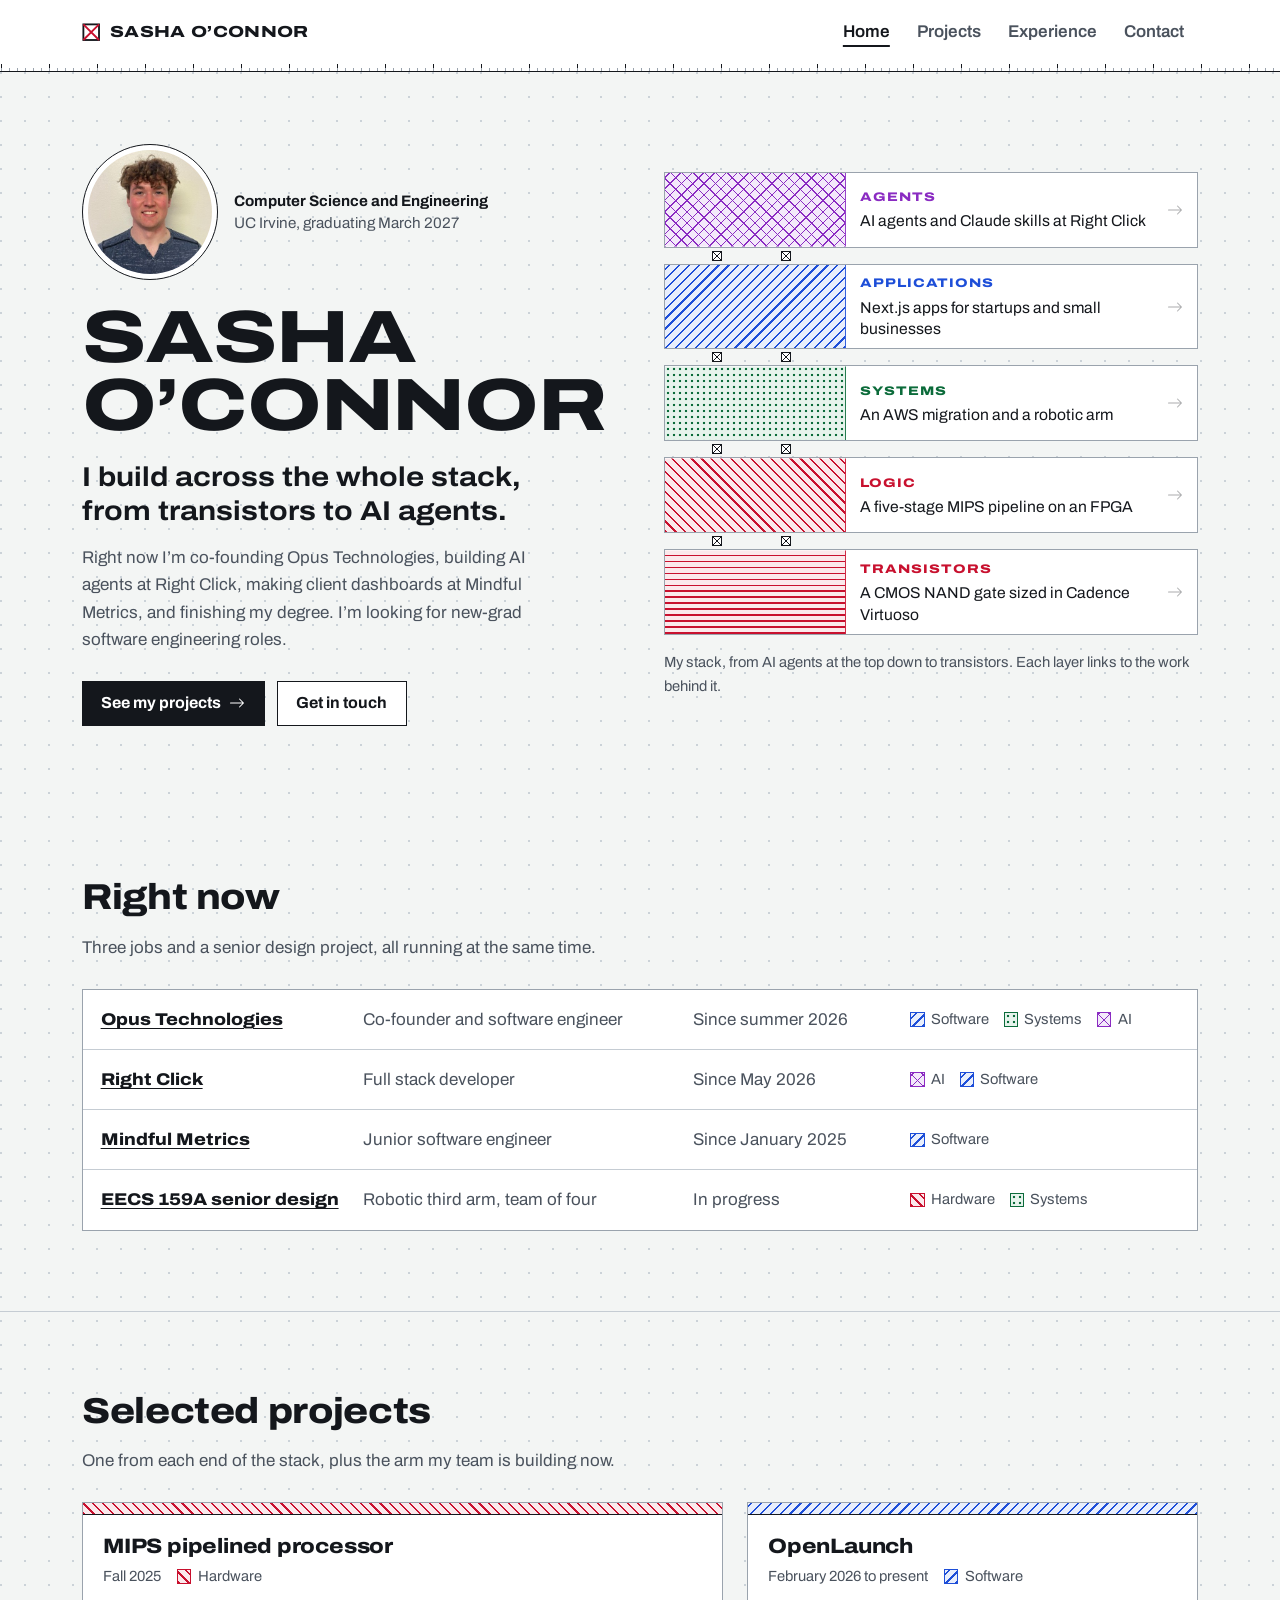
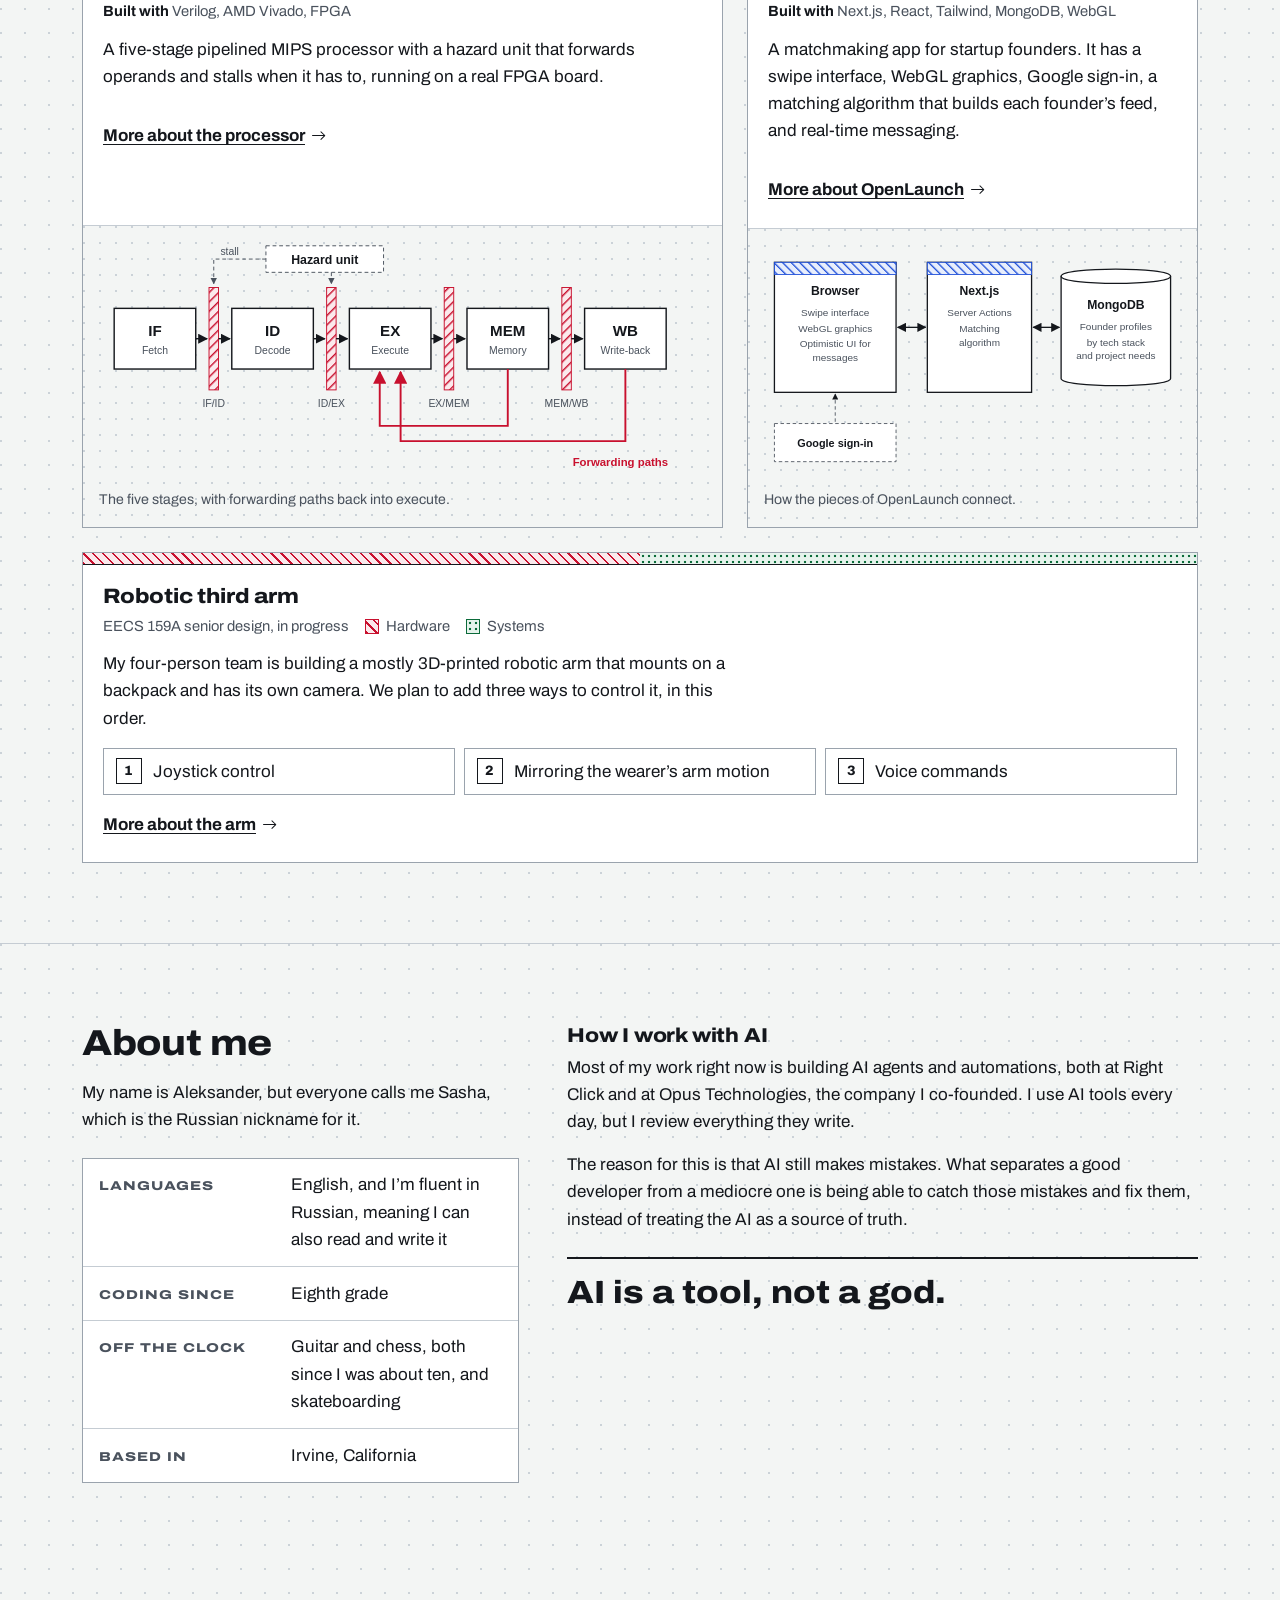
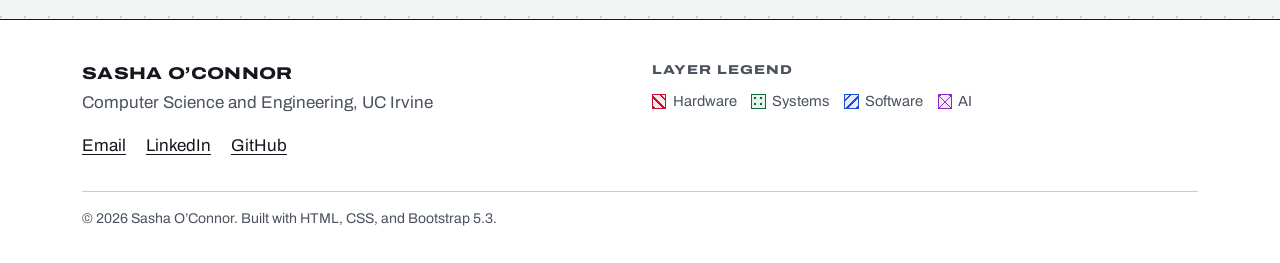
<file: index.html>
<!doctype html>
<html lang="en">

<!--
WRITTEN BY: Sasha O'Connor
EMAIL: aleksano@uci.edu
-->

<head>
  <meta charset="utf-8">
  <meta name="viewport" content="width=device-width, initial-scale=1">
  <meta name="author" content="Sasha O'Connor">
  <meta name="description" content="Sasha O'Connor is a Computer Science and Engineering student at UC Irvine who builds across the whole stack, from CMOS gates and a pipelined CPU to Next.js apps and AI agents.">
  <title>Sasha O'Connor | From transistors to AI agents</title>
  <link rel="icon" href="images/favicon.svg" type="image/svg+xml">
  <!-- Bootstrap 5.3.3 from the jsDelivr CDN. The integrity hash makes the
       browser refuse the file if it was changed on the server. -->
  <link rel="stylesheet" href="https://cdn.jsdelivr.net/npm/bootstrap@5.3.3/dist/css/bootstrap.min.css" integrity="sha384-QWTKZyjpPEjISv5WaRU9OFeRpok6YctnYmDr5pNlyT2bRjXh0JMhjY6hW+ALEwIH" crossorigin="anonymous">
  <!-- Archivo from Google Fonts (variable width and weight). The fallbacks
       are listed in css/style.css. -->
  <link rel="preconnect" href="https://fonts.googleapis.com">
  <link rel="preconnect" href="https://fonts.gstatic.com" crossorigin>
  <link rel="stylesheet" href="https://fonts.googleapis.com/css2?family=Archivo:wdth,wght@62..125,400..800&amp;display=swap">
  <!-- My styles load last so they override Bootstrap -->
  <link rel="stylesheet" href="css/style.css">
</head>

<body>
  <!--
  DESIGN NOTES
  Idea: Sasha's range from transistor to AI agent, drawn as one chip layer stack, instead of the usual dark developer hero with gradients and badge grids.
  Look: light plot paper with a dot grid, ink text, thin ruled cells, and a ruler under the header. The layer colors from chip layout tools are the only colors (red hardware, green systems, blue software, violet AI), used as hatched fills, plus via squares. Archivo with wide caps. Square corners everywhere except the round photo.
  Goal: a recruiter sees the range and the current paid work in one screen, then opens Projects (filtered by layer) or Contact.
  First screen: photo and name in wide caps on the left with the one-line pitch and two actions; the five-layer stack on the right; the Right now list follows.
  -->
  <a class="skip-link visually-hidden-focusable" href="#main">Skip to main content</a>

  <!-- Site header: Bootstrap navbar that collapses behind a menu button below the md breakpoint -->
  <header class="site-header sticky-top">
    <nav class="navbar navbar-expand-md" aria-label="Main">
      <div class="container">
        <a class="navbar-brand" href="index.html">
          <svg class="brand-via" viewBox="0 0 20 20" aria-hidden="true"><rect x="1.5" y="1.5" width="17" height="17" fill="#ffffff" stroke="#14171c" stroke-width="2"/><path d="M1.5 1.5 18.5 18.5 M18.5 1.5 1.5 18.5" stroke="#c8102e" stroke-width="2"/></svg>
          Sasha O’Connor
        </a>
        <button class="navbar-toggler" type="button" data-bs-toggle="collapse" data-bs-target="#site-nav" aria-controls="site-nav" aria-expanded="false" aria-label="Toggle navigation">
          <span class="navbar-toggler-icon"></span>
        </button>
        <div class="collapse navbar-collapse" id="site-nav">
          <ul class="navbar-nav ms-auto">
            <li class="nav-item"><a class="nav-link active" aria-current="page" href="index.html">Home</a></li>
            <li class="nav-item"><a class="nav-link" href="projects.html">Projects</a></li>
            <li class="nav-item"><a class="nav-link" href="experience.html">Experience</a></li>
            <li class="nav-item"><a class="nav-link" href="contact.html">Contact</a></li>
          </ul>
        </div>
      </div>
    </nav>
  </header>

  <main id="main" tabindex="-1">

    <!-- Hero: who I am on the left, the layer stack on the right (stacked on phones) -->
    <section class="hero" aria-labelledby="hero-title">
      <div class="container">
        <div class="row g-4 g-lg-5 align-items-center">
          <div class="col-lg-6">
            <div class="hero-id">
              <img class="headshot rounded-circle" src="images/headshot.jpg" width="347" height="347" alt="Portrait of Sasha O'Connor">
              <p class="hero-id-text"><strong>Computer Science and Engineering</strong> UC Irvine, graduating March 2027</p>
            </div>
            <h1 id="hero-title" class="display-name">Sasha O’Connor</h1>
            <p class="hero-lede">I build across the whole stack, from transistors to AI agents.</p>
            <p class="hero-meta">Right now I’m co-founding Opus Technologies, building AI agents at Right Click, making client dashboards at Mindful Metrics, and finishing my degree. I’m looking for new-grad software engineering roles.</p>
            <div class="hero-actions">
              <a class="btn btn-primary" href="projects.html">See my projects
                <svg class="bi" viewBox="0 0 16 16" fill="currentColor" aria-hidden="true"><path fill-rule="evenodd" d="M1 8a.5.5 0 0 1 .5-.5h11.793l-3.147-3.146a.5.5 0 0 1 .708-.708l4 4a.5.5 0 0 1 0 .708l-4 4a.5.5 0 0 1-.708-.708L13.293 8.5H1.5A.5.5 0 0 1 1 8"/></svg>
              </a>
              <a class="btn btn-outline-primary" href="contact.html">Get in touch</a>
            </div>
          </div>

          <div class="col-lg-6">
            <!-- The stack is an ordered list from the top layer down. Each layer
                 links to the work behind it. The hatched fills are decoration. -->
            <figure class="stack">
              <ol class="stack-layers">
                <li class="stack-layer">
                  <a class="stack-link" href="experience.html#right-click">
                    <span class="stack-fill hatch-ai" aria-hidden="true"></span>
                    <span class="stack-text">
                      <span class="stack-name stack-name-ai">Agents</span>
                      <span class="stack-detail">AI agents and Claude skills at Right Click</span>
                      <svg class="stack-arrow" viewBox="0 0 16 16" fill="currentColor" aria-hidden="true"><path fill-rule="evenodd" d="M1 8a.5.5 0 0 1 .5-.5h11.793l-3.147-3.146a.5.5 0 0 1 .708-.708l4 4a.5.5 0 0 1 0 .708l-4 4a.5.5 0 0 1-.708-.708L13.293 8.5H1.5A.5.5 0 0 1 1 8"/></svg>
                    </span>
                  </a>
                </li>
                <li class="stack-layer">
                  <a class="stack-link" href="projects.html#layer-software">
                    <span class="stack-fill hatch-sw" aria-hidden="true"></span>
                    <span class="stack-text">
                      <span class="stack-name stack-name-sw">Applications</span>
                      <span class="stack-detail">Next.js apps for startups and small businesses</span>
                      <svg class="stack-arrow" viewBox="0 0 16 16" fill="currentColor" aria-hidden="true"><path fill-rule="evenodd" d="M1 8a.5.5 0 0 1 .5-.5h11.793l-3.147-3.146a.5.5 0 0 1 .708-.708l4 4a.5.5 0 0 1 0 .708l-4 4a.5.5 0 0 1-.708-.708L13.293 8.5H1.5A.5.5 0 0 1 1 8"/></svg>
                    </span>
                  </a>
                </li>
                <li class="stack-layer">
                  <a class="stack-link" href="projects.html#layer-systems">
                    <span class="stack-fill hatch-sys" aria-hidden="true"></span>
                    <span class="stack-text">
                      <span class="stack-name stack-name-sys">Systems</span>
                      <span class="stack-detail">An AWS migration and a robotic arm</span>
                      <svg class="stack-arrow" viewBox="0 0 16 16" fill="currentColor" aria-hidden="true"><path fill-rule="evenodd" d="M1 8a.5.5 0 0 1 .5-.5h11.793l-3.147-3.146a.5.5 0 0 1 .708-.708l4 4a.5.5 0 0 1 0 .708l-4 4a.5.5 0 0 1-.708-.708L13.293 8.5H1.5A.5.5 0 0 1 1 8"/></svg>
                    </span>
                  </a>
                </li>
                <li class="stack-layer">
                  <a class="stack-link" href="projects.html#mips">
                    <span class="stack-fill hatch-hw" aria-hidden="true"></span>
                    <span class="stack-text">
                      <span class="stack-name stack-name-hw">Logic</span>
                      <span class="stack-detail">A five-stage MIPS pipeline on an FPGA</span>
                      <svg class="stack-arrow" viewBox="0 0 16 16" fill="currentColor" aria-hidden="true"><path fill-rule="evenodd" d="M1 8a.5.5 0 0 1 .5-.5h11.793l-3.147-3.146a.5.5 0 0 1 .708-.708l4 4a.5.5 0 0 1 0 .708l-4 4a.5.5 0 0 1-.708-.708L13.293 8.5H1.5A.5.5 0 0 1 1 8"/></svg>
                    </span>
                  </a>
                </li>
                <li class="stack-layer">
                  <a class="stack-link" href="projects.html#nand">
                    <span class="stack-fill hatch-hw hatch-hw-fine" aria-hidden="true"></span>
                    <span class="stack-text">
                      <span class="stack-name stack-name-hw">Transistors</span>
                      <span class="stack-detail">A CMOS NAND gate sized in Cadence Virtuoso</span>
                      <svg class="stack-arrow" viewBox="0 0 16 16" fill="currentColor" aria-hidden="true"><path fill-rule="evenodd" d="M1 8a.5.5 0 0 1 .5-.5h11.793l-3.147-3.146a.5.5 0 0 1 .708-.708l4 4a.5.5 0 0 1 0 .708l-4 4a.5.5 0 0 1-.708-.708L13.293 8.5H1.5A.5.5 0 0 1 1 8"/></svg>
                    </span>
                  </a>
                </li>
              </ol>
              <figcaption class="stack-caption">My stack, from AI agents at the top down to transistors. Each layer links to the work behind it.</figcaption>
            </figure>
          </div>
        </div>
      </div>
    </section>

    <!-- What I am working on at the moment -->
    <section class="section" aria-labelledby="now-title">
      <div class="container">
        <div class="section-head">
          <h2 id="now-title">Right now</h2>
          <p>Three jobs and a senior design project, all running at the same time.</p>
        </div>
        <ul class="now-list">
          <li class="now-row">
            <a class="now-org" href="experience.html#opus">Opus Technologies</a>
            <span class="now-role">Co-founder and software engineer</span>
            <span class="now-since">Since summer 2026</span>
            <span class="layer-tags">
              <span class="layer-tag"><span class="swatch hatch-sw" aria-hidden="true"></span>Software</span>
              <span class="layer-tag"><span class="swatch hatch-sys" aria-hidden="true"></span>Systems</span>
              <span class="layer-tag"><span class="swatch hatch-ai" aria-hidden="true"></span>AI</span>
            </span>
          </li>
          <li class="now-row">
            <a class="now-org" href="experience.html#right-click">Right Click</a>
            <span class="now-role">Full stack developer</span>
            <span class="now-since">Since May 2026</span>
            <span class="layer-tags">
              <span class="layer-tag"><span class="swatch hatch-ai" aria-hidden="true"></span>AI</span>
              <span class="layer-tag"><span class="swatch hatch-sw" aria-hidden="true"></span>Software</span>
            </span>
          </li>
          <li class="now-row">
            <a class="now-org" href="experience.html#mindful-metrics">Mindful Metrics</a>
            <span class="now-role">Junior software engineer</span>
            <span class="now-since">Since January 2025</span>
            <span class="layer-tags">
              <span class="layer-tag"><span class="swatch hatch-sw" aria-hidden="true"></span>Software</span>
            </span>
          </li>
          <li class="now-row">
            <a class="now-org" href="projects.html#third-arm">EECS 159A senior design</a>
            <span class="now-role">Robotic third arm, team of four</span>
            <span class="now-since">In progress</span>
            <span class="layer-tags">
              <span class="layer-tag"><span class="swatch hatch-hw" aria-hidden="true"></span>Hardware</span>
              <span class="layer-tag"><span class="swatch hatch-sys" aria-hidden="true"></span>Systems</span>
            </span>
          </li>
        </ul>
      </div>
    </section>

    <!-- Three projects; the full list is on projects.html -->
    <section class="section" aria-labelledby="featured-title">
      <div class="container">
        <div class="section-head">
          <h2 id="featured-title">Selected projects</h2>
          <p>One from each end of the stack, plus the arm my team is building now.</p>
        </div>
        <div class="row g-4">
          <div class="col-lg-7">
            <article class="cell">
              <div class="cell-strip" aria-hidden="true"><span class="hatch-hw"></span></div>
              <div class="cell-body">
                <h3 class="cell-title">MIPS pipelined processor</h3>
                <p class="cell-meta">
                  <span class="cell-when">Fall 2025</span>
                  <span class="layer-tag"><span class="swatch hatch-hw" aria-hidden="true"></span>Hardware</span>
                </p>
                <p class="cell-tools"><strong>Built with</strong> Verilog, AMD Vivado, FPGA</p>
                <p>A five-stage pipelined MIPS processor with a hazard unit that forwards operands and stalls when it has to, running on a real FPGA board.</p>
                <a class="cell-more" href="projects.html#mips">More about the processor
                  <svg class="bi" viewBox="0 0 16 16" fill="currentColor" aria-hidden="true"><path fill-rule="evenodd" d="M1 8a.5.5 0 0 1 .5-.5h11.793l-3.147-3.146a.5.5 0 0 1 .708-.708l4 4a.5.5 0 0 1 0 .708l-4 4a.5.5 0 0 1-.708-.708L13.293 8.5H1.5A.5.5 0 0 1 1 8"/></svg>
                </a>
              </div>
              <figure class="cell-figure">
                <div class="diagram-scroller">
                  <img class="diagram-wide" src="images/mips-pipeline.svg" width="640" height="250" alt="Diagram of the five pipeline stages, fetch, decode, execute, memory, and write-back, separated by pipeline registers. Forwarding paths run from the memory and write-back stages back into execute, and a hazard unit can stall the pipeline.">
                </div>
                <p class="diagram-hint d-md-none">Swipe sideways to see the whole diagram.</p>
                <figcaption>The five stages, with forwarding paths back into execute.</figcaption>
              </figure>
            </article>
          </div>

          <div class="col-lg-5">
            <article class="cell">
              <div class="cell-strip" aria-hidden="true"><span class="hatch-sw"></span></div>
              <div class="cell-body">
                <h3 class="cell-title">OpenLaunch</h3>
                <p class="cell-meta">
                  <span class="cell-when">February 2026 to present</span>
                  <span class="layer-tag"><span class="swatch hatch-sw" aria-hidden="true"></span>Software</span>
                </p>
                <p class="cell-tools"><strong>Built with</strong> Next.js, React, Tailwind, MongoDB, WebGL</p>
                <p>A matchmaking app for startup founders. It has a swipe interface, WebGL graphics, Google sign-in, a matching algorithm that builds each founder’s feed, and real-time messaging.</p>
                <a class="cell-more" href="projects.html#openlaunch">More about OpenLaunch
                  <svg class="bi" viewBox="0 0 16 16" fill="currentColor" aria-hidden="true"><path fill-rule="evenodd" d="M1 8a.5.5 0 0 1 .5-.5h11.793l-3.147-3.146a.5.5 0 0 1 .708-.708l4 4a.5.5 0 0 1 0 .708l-4 4a.5.5 0 0 1-.708-.708L13.293 8.5H1.5A.5.5 0 0 1 1 8"/></svg>
                </a>
              </div>
              <figure class="cell-figure">
                <div class="diagram-scroller">
                  <img class="diagram-wide" src="images/openlaunch-architecture.svg" width="480" height="270" alt="Architecture diagram: the browser runs the swipe interface, WebGL graphics, and optimistic UI for messages, and signs in with Google. It talks to Next.js Server Actions and the matching algorithm, which query founder profiles in MongoDB by tech stack and project needs.">
                </div>
                <p class="diagram-hint d-md-none">Swipe sideways to see the whole diagram.</p>
                <figcaption>How the pieces of OpenLaunch connect.</figcaption>
              </figure>
            </article>
          </div>

          <div class="col-12">
            <article class="cell">
              <div class="cell-strip" aria-hidden="true"><span class="hatch-hw"></span><span class="hatch-sys"></span></div>
              <div class="cell-body">
                <h3 class="cell-title">Robotic third arm</h3>
                <p class="cell-meta">
                  <span class="cell-when">EECS 159A senior design, in progress</span>
                  <span class="layer-tag"><span class="swatch hatch-hw" aria-hidden="true"></span>Hardware</span>
                  <span class="layer-tag"><span class="swatch hatch-sys" aria-hidden="true"></span>Systems</span>
                </p>
                <p>My four-person team is building a mostly 3D-printed robotic arm that mounts on a backpack and has its own camera. We plan to add three ways to control it, in this order.</p>
                <ol class="phases">
                  <li>Joystick control</li>
                  <li>Mirroring the wearer’s arm motion</li>
                  <li>Voice commands</li>
                </ol>
                <a class="cell-more" href="projects.html#third-arm">More about the arm
                  <svg class="bi" viewBox="0 0 16 16" fill="currentColor" aria-hidden="true"><path fill-rule="evenodd" d="M1 8a.5.5 0 0 1 .5-.5h11.793l-3.147-3.146a.5.5 0 0 1 .708-.708l4 4a.5.5 0 0 1 0 .708l-4 4a.5.5 0 0 1-.708-.708L13.293 8.5H1.5A.5.5 0 0 1 1 8"/></svg>
                </a>
              </div>
            </article>
          </div>
        </div>
      </div>
    </section>

    <!-- About me -->
    <section class="section" aria-labelledby="about-title">
      <div class="container">
        <div class="row g-4 g-lg-5">
          <div class="col-lg-5">
            <h2 id="about-title">About me</h2>
            <p>My name is Aleksander, but everyone calls me Sasha, which is the Russian nickname for it.</p>
            <dl class="facts">
              <div>
                <dt>Languages</dt>
                <dd>English, and I’m fluent in Russian, meaning I can also read and write it</dd>
              </div>
              <div>
                <dt>Coding since</dt>
                <dd>Eighth grade</dd>
              </div>
              <div>
                <dt>Off the clock</dt>
                <dd>Guitar and chess, both since I was about ten, and skateboarding</dd>
              </div>
              <div>
                <dt>Based in</dt>
                <dd>Irvine, California</dd>
              </div>
            </dl>
          </div>
          <div class="col-lg-7">
            <h3>How I work with AI</h3>
            <p>Most of my work right now is building AI agents and automations, both at Right Click and at Opus Technologies, the company I co-founded. I use AI tools every day, but I review everything they write.</p>
            <p>The reason for this is that AI still makes mistakes. What separates a good developer from a mediocre one is being able to catch those mistakes and fix them, instead of treating the AI as a source of truth.</p>
            <p class="pullquote">AI is a tool, not a god.</p>
          </div>
        </div>
      </div>
    </section>

  </main>

  <!-- Footer: contact links and the layer legend used across the site -->
  <footer class="site-footer">
    <div class="container">
      <div class="row g-4">
        <div class="col-md-6">
          <p class="footer-name">Sasha O’Connor</p>
          <p class="footer-note">Computer Science and Engineering, UC Irvine</p>
          <ul class="footer-links">
            <li><a href="mailto:aleksano@uci.edu">Email</a></li>
            <li><a href="https://www.linkedin.com/in/sasha-o-connor">LinkedIn</a></li>
            <li><a href="https://github.com/sasha-oconnor">GitHub</a></li>
          </ul>
        </div>
        <div class="col-md-6">
          <figure class="legend">
            <figcaption>Layer legend</figcaption>
            <ul class="layer-tags">
              <li class="layer-tag"><span class="swatch hatch-hw" aria-hidden="true"></span>Hardware</li>
              <li class="layer-tag"><span class="swatch hatch-sys" aria-hidden="true"></span>Systems</li>
              <li class="layer-tag"><span class="swatch hatch-sw" aria-hidden="true"></span>Software</li>
              <li class="layer-tag"><span class="swatch hatch-ai" aria-hidden="true"></span>AI</li>
            </ul>
          </figure>
        </div>
      </div>
      <p class="footer-copy">© 2026 Sasha O’Connor. Built with HTML, CSS, and Bootstrap 5.3.</p>
    </div>
  </footer>

  <!-- Bootstrap's JavaScript runs the collapsing navbar -->
  <script src="https://cdn.jsdelivr.net/npm/bootstrap@5.3.3/dist/js/bootstrap.bundle.min.js" integrity="sha384-YvpcrYf0tY3lHB60NNkmXc5s9fDVZLESaAA55NDzOxhy9GkcIdslK1eN7N6jIeHz" crossorigin="anonymous"></script>
  <script src="js/main.js"></script>
</body>
</html>
</file>
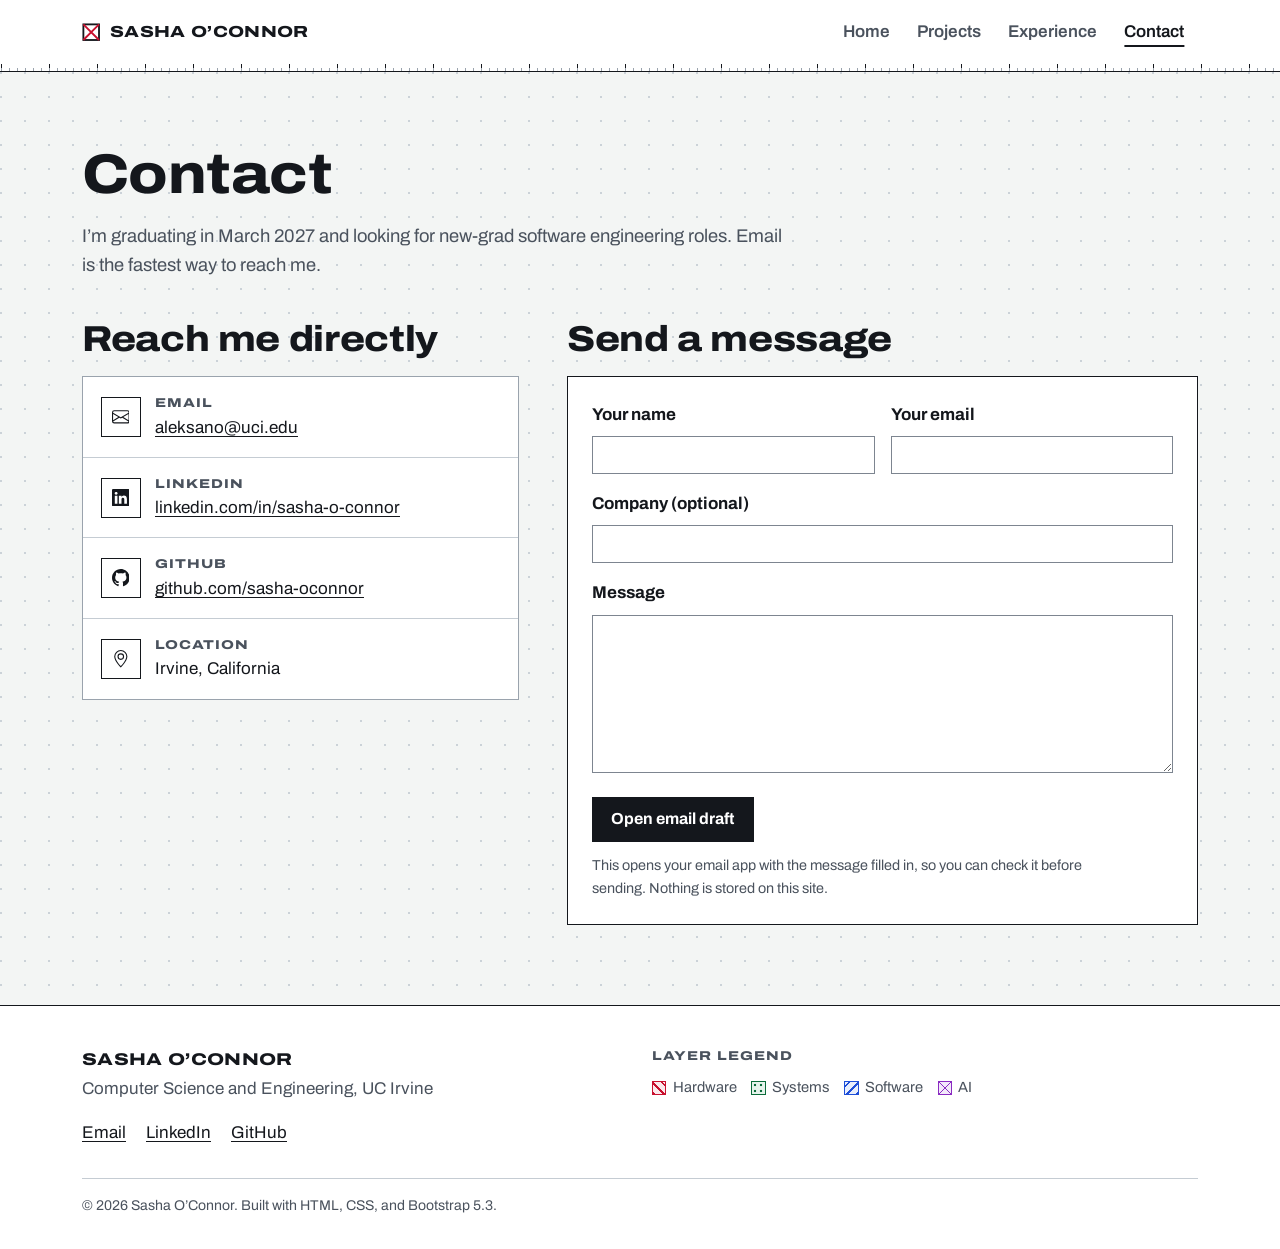
<file: contact.html>
<!doctype html>
<html lang="en">

<!--
WRITTEN BY: Sasha O'Connor
EMAIL: aleksano@uci.edu
-->

<head>
  <meta charset="utf-8">
  <meta name="viewport" content="width=device-width, initial-scale=1">
  <meta name="author" content="Sasha O'Connor">
  <meta name="description" content="Contact Sasha O'Connor by email, LinkedIn, or GitHub. Graduating from UC Irvine in March 2027 and looking for new-grad software engineering roles.">
  <title>Contact | Sasha O'Connor</title>
  <link rel="icon" href="images/favicon.svg" type="image/svg+xml">
  <!-- Bootstrap 5.3.3 from the jsDelivr CDN, with an integrity hash -->
  <link rel="stylesheet" href="https://cdn.jsdelivr.net/npm/bootstrap@5.3.3/dist/css/bootstrap.min.css" integrity="sha384-QWTKZyjpPEjISv5WaRU9OFeRpok6YctnYmDr5pNlyT2bRjXh0JMhjY6hW+ALEwIH" crossorigin="anonymous">
  <!-- Archivo from Google Fonts; fallbacks are in css/style.css -->
  <link rel="preconnect" href="https://fonts.googleapis.com">
  <link rel="preconnect" href="https://fonts.gstatic.com" crossorigin>
  <link rel="stylesheet" href="https://fonts.googleapis.com/css2?family=Archivo:wdth,wght@62..125,400..800&amp;display=swap">
  <!-- My styles load last so they override Bootstrap -->
  <link rel="stylesheet" href="css/style.css">
</head>

<body>
  <a class="skip-link visually-hidden-focusable" href="#main">Skip to main content</a>

  <!-- Site header: Bootstrap navbar that collapses behind a menu button below the md breakpoint -->
  <header class="site-header sticky-top">
    <nav class="navbar navbar-expand-md" aria-label="Main">
      <div class="container">
        <a class="navbar-brand" href="index.html">
          <svg class="brand-via" viewBox="0 0 20 20" aria-hidden="true"><rect x="1.5" y="1.5" width="17" height="17" fill="#ffffff" stroke="#14171c" stroke-width="2"/><path d="M1.5 1.5 18.5 18.5 M18.5 1.5 1.5 18.5" stroke="#c8102e" stroke-width="2"/></svg>
          Sasha O’Connor
        </a>
        <button class="navbar-toggler" type="button" data-bs-toggle="collapse" data-bs-target="#site-nav" aria-controls="site-nav" aria-expanded="false" aria-label="Toggle navigation">
          <span class="navbar-toggler-icon"></span>
        </button>
        <div class="collapse navbar-collapse" id="site-nav">
          <ul class="navbar-nav ms-auto">
            <li class="nav-item"><a class="nav-link" href="index.html">Home</a></li>
            <li class="nav-item"><a class="nav-link" href="projects.html">Projects</a></li>
            <li class="nav-item"><a class="nav-link" href="experience.html">Experience</a></li>
            <li class="nav-item"><a class="nav-link active" aria-current="page" href="contact.html">Contact</a></li>
          </ul>
        </div>
      </div>
    </nav>
  </header>

  <main id="main" tabindex="-1">
    <div class="container">
      <header class="page-head">
        <h1>Contact</h1>
        <p class="lede">I’m graduating in March 2027 and looking for new-grad software engineering roles. Email is the fastest way to reach me.</p>
      </header>

      <div class="row g-4 g-lg-5 pb-5">

        <!-- Direct links -->
        <div class="col-lg-5">
          <section aria-labelledby="direct-title">
            <h2 id="direct-title">Reach me directly</h2>
            <ul class="contact-links">
              <li>
                <span class="contact-icon" aria-hidden="true">
                  <svg class="bi" viewBox="0 0 16 16" fill="currentColor"><path d="M0 4a2 2 0 0 1 2-2h12a2 2 0 0 1 2 2v8a2 2 0 0 1-2 2H2a2 2 0 0 1-2-2zm2-1a1 1 0 0 0-1 1v.217l7 4.2 7-4.2V4a1 1 0 0 0-1-1zm13 2.383-4.708 2.825L15 11.105zm-.034 6.876-5.64-3.471L8 9.583l-1.326-.795-5.64 3.47A1 1 0 0 0 2 13h12a1 1 0 0 0 .966-.741M1 11.105l4.708-2.897L1 5.383z"/></svg>
                </span>
                <span class="contact-text">
                  <span class="contact-label">Email</span>
                  <a href="mailto:aleksano@uci.edu">aleksano@uci.edu</a>
                </span>
              </li>
              <li>
                <span class="contact-icon" aria-hidden="true">
                  <svg class="bi" viewBox="0 0 16 16" fill="currentColor"><path d="M0 1.146C0 .513.526 0 1.175 0h13.65C15.474 0 16 .513 16 1.146v13.708c0 .633-.526 1.146-1.175 1.146H1.175C.526 16 0 15.487 0 14.854zm4.943 12.248V6.169H2.542v7.225zm-1.2-8.212c.837 0 1.358-.554 1.358-1.248-.015-.709-.52-1.248-1.342-1.248S2.4 3.226 2.4 3.934c0 .694.521 1.248 1.327 1.248zm4.908 8.212V9.359c0-.216.016-.432.08-.586.173-.431.568-.878 1.232-.878.869 0 1.216.662 1.216 1.634v3.865h2.401V9.25c0-2.22-1.184-3.252-2.764-3.252-1.274 0-1.845.7-2.165 1.193v.025h-.016l.016-.025V6.169h-2.4c.03.678 0 7.225 0 7.225z"/></svg>
                </span>
                <span class="contact-text">
                  <span class="contact-label">LinkedIn</span>
                  <a href="https://www.linkedin.com/in/sasha-o-connor">linkedin.com/in/sasha-o-connor</a>
                </span>
              </li>
              <li>
                <span class="contact-icon" aria-hidden="true">
                  <svg class="bi" viewBox="0 0 16 16" fill="currentColor"><path d="M8 0C3.58 0 0 3.58 0 8c0 3.54 2.29 6.53 5.47 7.59.4.07.55-.17.55-.38 0-.19-.01-.82-.01-1.49-2.01.37-2.53-.49-2.69-.94-.09-.23-.48-.94-.82-1.13-.28-.15-.68-.52-.01-.53.63-.01 1.08.58 1.23.82.72 1.21 1.87.87 2.33.66.07-.52.28-.87.51-1.07-1.78-.2-3.64-.89-3.64-3.95 0-.87.31-1.59.82-2.15-.08-.2-.36-1.02.08-2.12 0 0 .67-.21 2.2.82.64-.18 1.32-.27 2-.27s1.36.09 2 .27c1.53-1.04 2.2-.82 2.2-.82.44 1.1.16 1.92.08 2.12.51.56.82 1.27.82 2.15 0 3.07-1.87 3.75-3.65 3.95.29.25.54.73.54 1.48 0 1.07-.01 1.93-.01 2.2 0 .21.15.46.55.38A8.01 8.01 0 0 0 16 8c0-4.42-3.58-8-8-8"/></svg>
                </span>
                <span class="contact-text">
                  <span class="contact-label">GitHub</span>
                  <a href="https://github.com/sasha-oconnor">github.com/sasha-oconnor</a>
                </span>
              </li>
              <li>
                <span class="contact-icon" aria-hidden="true">
                  <svg class="bi" viewBox="0 0 16 16" fill="currentColor"><path d="M12.166 8.94c-.524 1.062-1.234 2.12-1.96 3.07A32 32 0 0 1 8 14.58a32 32 0 0 1-2.206-2.57c-.726-.95-1.436-2.008-1.96-3.07C3.304 7.867 3 6.862 3 6a5 5 0 0 1 10 0c0 .862-.305 1.867-.834 2.94M8 16s6-5.686 6-10A6 6 0 0 0 2 6c0 4.314 6 10 6 10"/><path d="M8 8a2 2 0 1 1 0-4 2 2 0 0 1 0 4m0 1a3 3 0 1 0 0-6 3 3 0 0 0 0 6"/></svg>
                </span>
                <span class="contact-text">
                  <span class="contact-label">Location</span>
                  <span>Irvine, California</span>
                </span>
              </li>
            </ul>
            <!-- Hidden until js/main.js connects it to the clipboard -->
            <button class="btn btn-outline-primary copy-btn" type="button" data-copy="aleksano@uci.edu" hidden>
              <svg class="bi" viewBox="0 0 16 16" fill="currentColor" aria-hidden="true"><path d="M4 1.5H3a2 2 0 0 0-2 2V14a2 2 0 0 0 2 2h10a2 2 0 0 0 2-2V3.5a2 2 0 0 0-2-2h-1v1h1a1 1 0 0 1 1 1V14a1 1 0 0 1-1 1H3a1 1 0 0 1-1-1V3.5a1 1 0 0 1 1-1h1z"/><path d="M9.5 1a.5.5 0 0 1 .5.5v1a.5.5 0 0 1-.5.5h-3a.5.5 0 0 1-.5-.5v-1a.5.5 0 0 1 .5-.5zm-3-1A1.5 1.5 0 0 0 5 1.5v1A1.5 1.5 0 0 0 6.5 4h3A1.5 1.5 0 0 0 11 2.5v-1A1.5 1.5 0 0 0 9.5 0z"/></svg>
              Copy email address
            </button>
            <p class="copy-status" aria-live="polite"></p>
          </section>
        </div>

        <!-- Message form. With JavaScript it builds a pre-filled email; without it,
             the mailto: action still opens the visitor's email app. -->
        <div class="col-lg-7">
          <section aria-labelledby="form-title">
            <h2 id="form-title">Send a message</h2>
            <form class="contact-form" id="contact-form" action="mailto:aleksano@uci.edu" method="post" enctype="text/plain">
              <div class="row g-3">
                <div class="col-sm-6">
                  <label class="form-label" for="cf-name">Your name</label>
                  <input class="form-control" type="text" id="cf-name" name="name" autocomplete="name" required>
                </div>
                <div class="col-sm-6">
                  <label class="form-label" for="cf-email">Your email</label>
                  <input class="form-control" type="email" id="cf-email" name="email" autocomplete="email" required>
                </div>
                <div class="col-12">
                  <label class="form-label" for="cf-company">Company (optional)</label>
                  <input class="form-control" type="text" id="cf-company" name="company" autocomplete="organization">
                </div>
                <div class="col-12">
                  <label class="form-label" for="cf-message">Message</label>
                  <textarea class="form-control" id="cf-message" name="message" rows="6" required></textarea>
                </div>
              </div>
              <button class="btn btn-primary mt-4" type="submit">Open email draft</button>
              <p class="form-note" id="form-status" aria-live="polite">This opens your email app with the message filled in, so you can check it before sending. Nothing is stored on this site.</p>
            </form>
          </section>
        </div>

      </div>
    </div>
  </main>

  <!-- Footer: contact links and the layer legend used across the site -->
  <footer class="site-footer">
    <div class="container">
      <div class="row g-4">
        <div class="col-md-6">
          <p class="footer-name">Sasha O’Connor</p>
          <p class="footer-note">Computer Science and Engineering, UC Irvine</p>
          <ul class="footer-links">
            <li><a href="mailto:aleksano@uci.edu">Email</a></li>
            <li><a href="https://www.linkedin.com/in/sasha-o-connor">LinkedIn</a></li>
            <li><a href="https://github.com/sasha-oconnor">GitHub</a></li>
          </ul>
        </div>
        <div class="col-md-6">
          <figure class="legend">
            <figcaption>Layer legend</figcaption>
            <ul class="layer-tags">
              <li class="layer-tag"><span class="swatch hatch-hw" aria-hidden="true"></span>Hardware</li>
              <li class="layer-tag"><span class="swatch hatch-sys" aria-hidden="true"></span>Systems</li>
              <li class="layer-tag"><span class="swatch hatch-sw" aria-hidden="true"></span>Software</li>
              <li class="layer-tag"><span class="swatch hatch-ai" aria-hidden="true"></span>AI</li>
            </ul>
          </figure>
        </div>
      </div>
      <p class="footer-copy">© 2026 Sasha O’Connor. Built with HTML, CSS, and Bootstrap 5.3.</p>
    </div>
  </footer>

  <!-- Bootstrap's JavaScript runs the collapsing navbar; main.js runs the form and copy button -->
  <script src="https://cdn.jsdelivr.net/npm/bootstrap@5.3.3/dist/js/bootstrap.bundle.min.js" integrity="sha384-YvpcrYf0tY3lHB60NNkmXc5s9fDVZLESaAA55NDzOxhy9GkcIdslK1eN7N6jIeHz" crossorigin="anonymous"></script>
  <script src="js/main.js"></script>
</body>
</html>
</file>
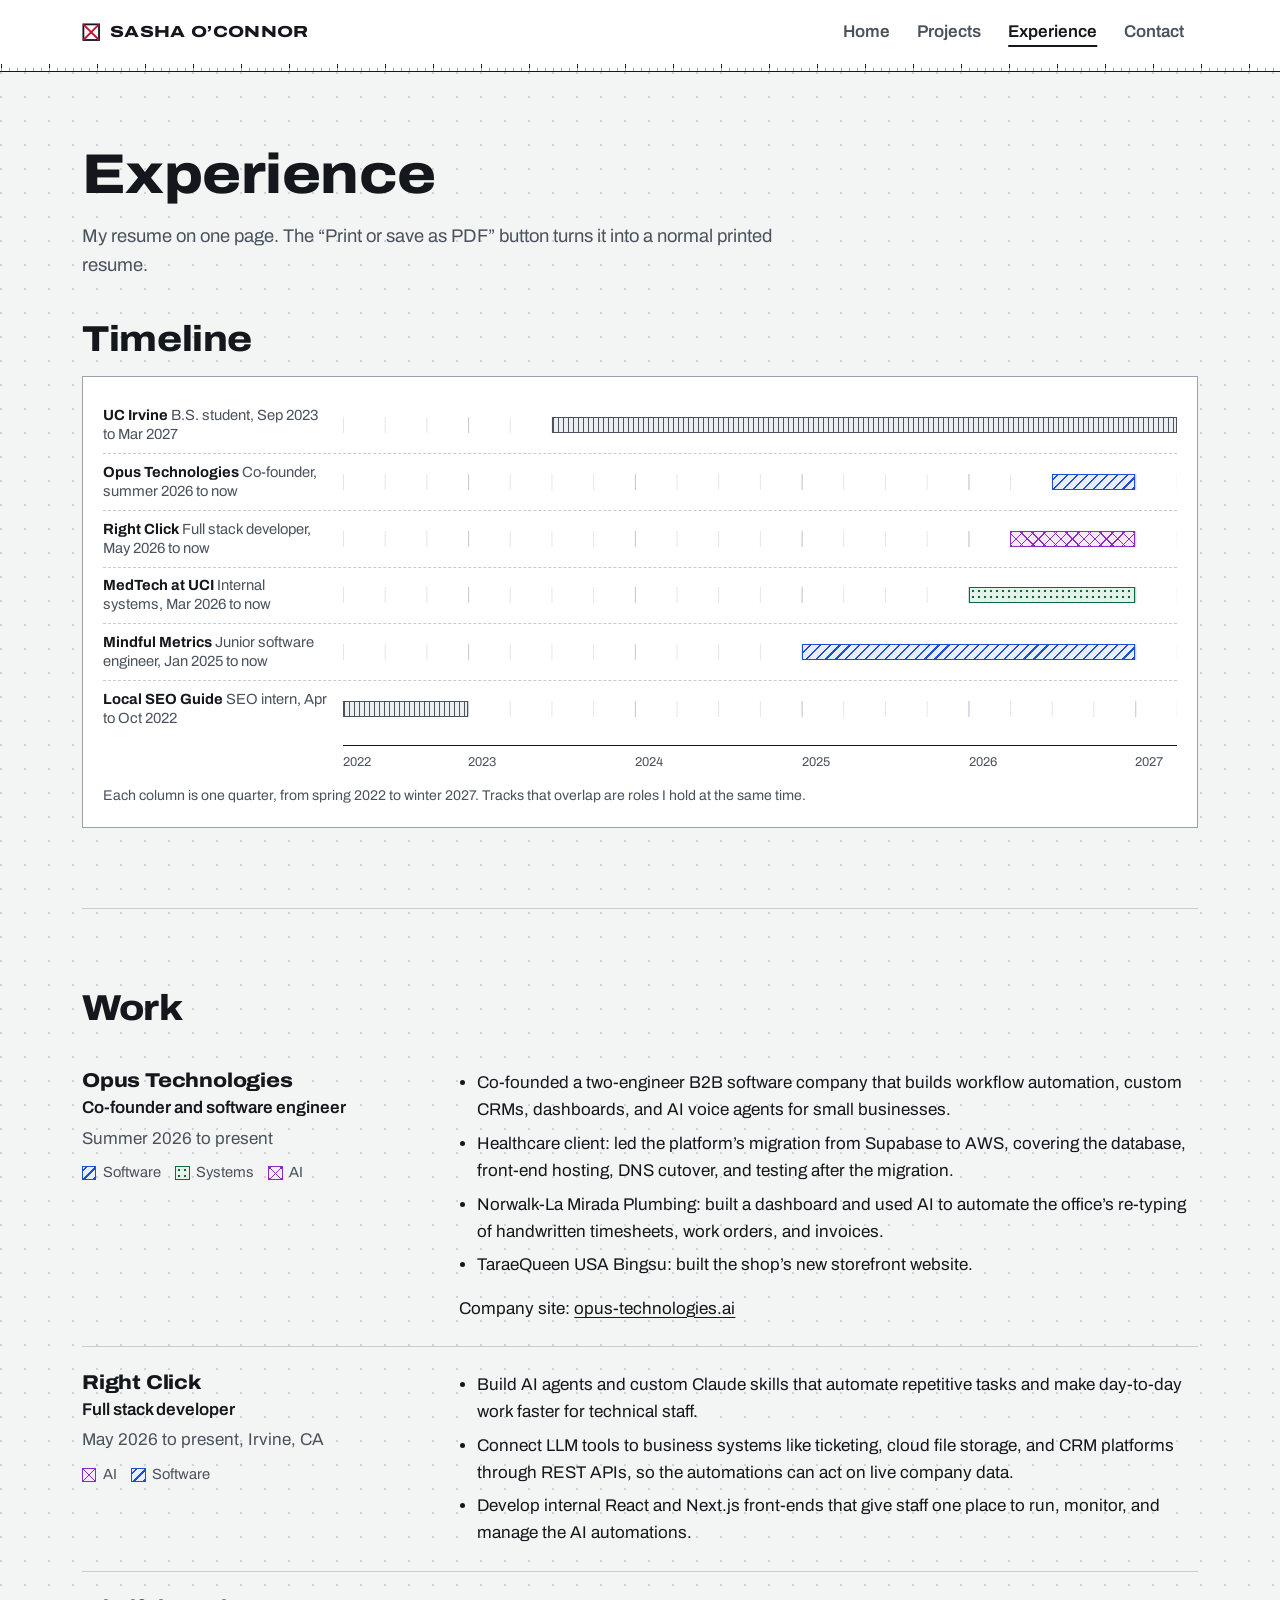
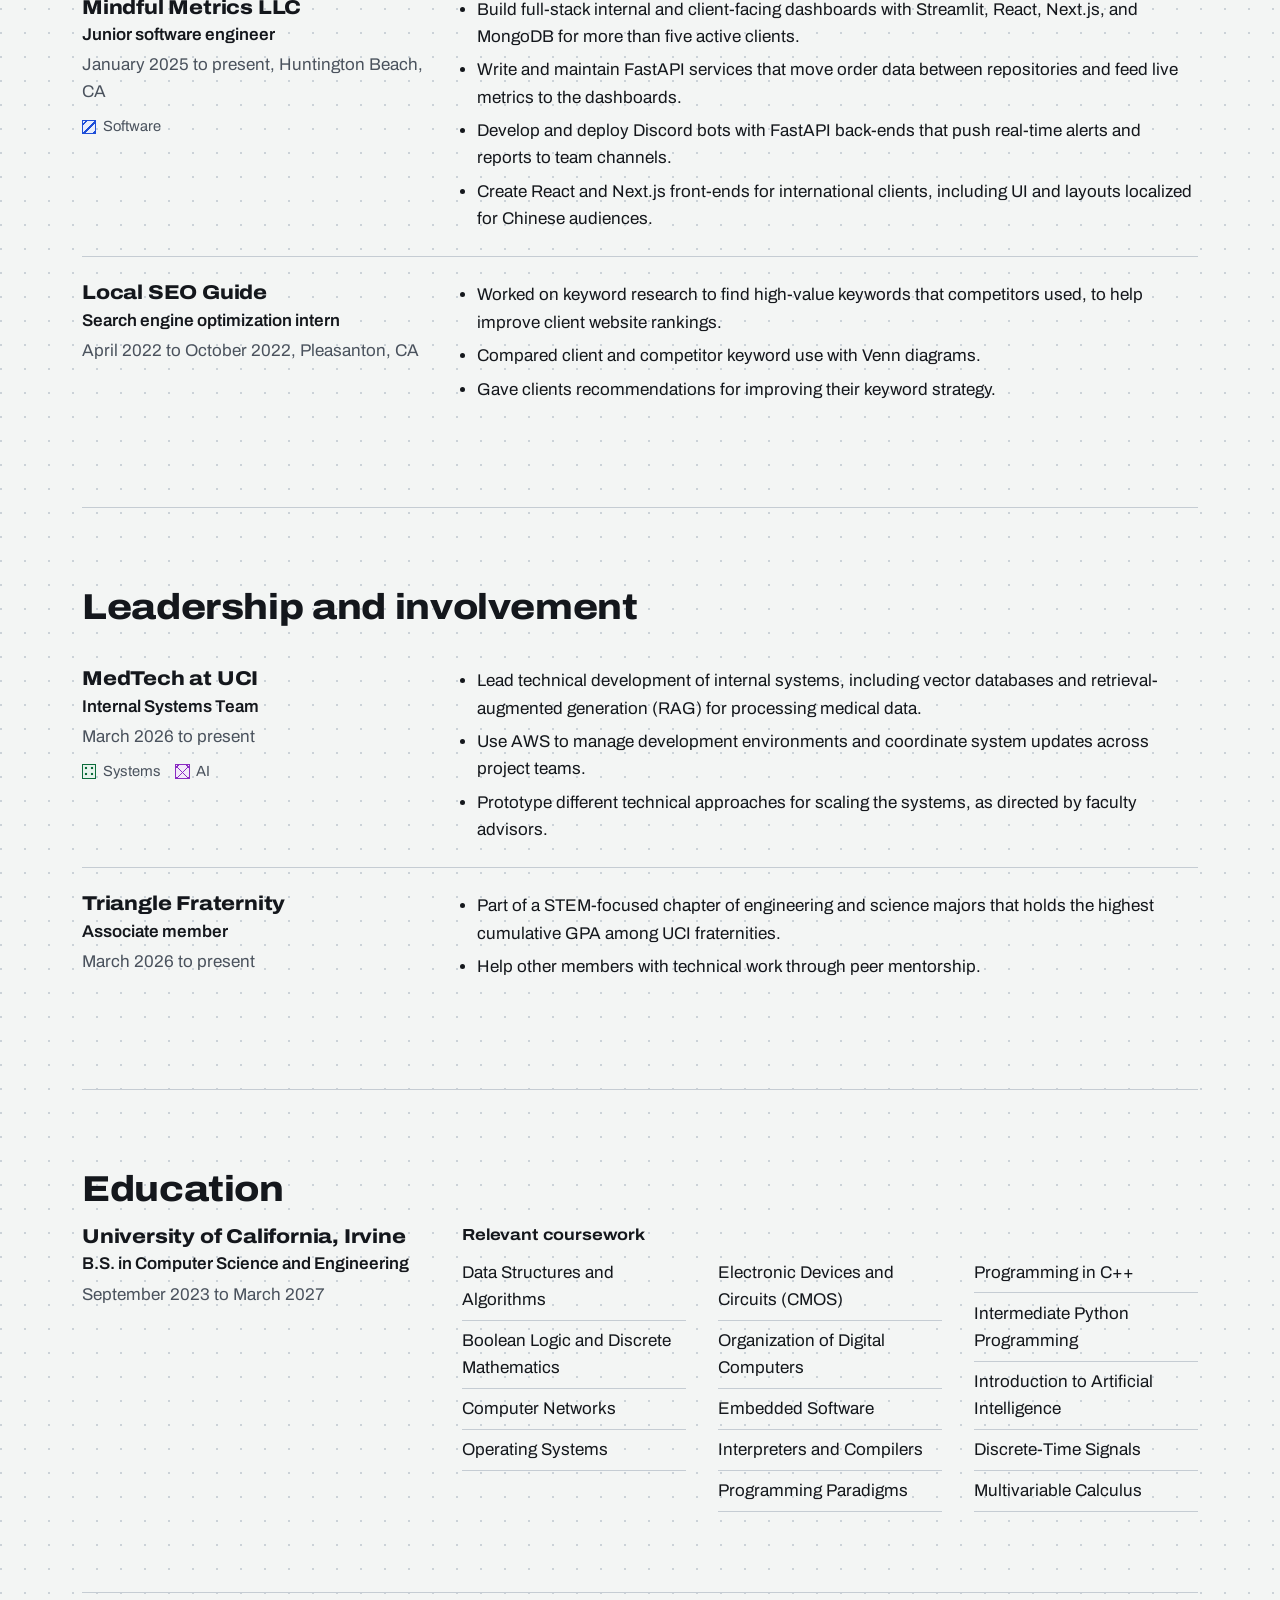
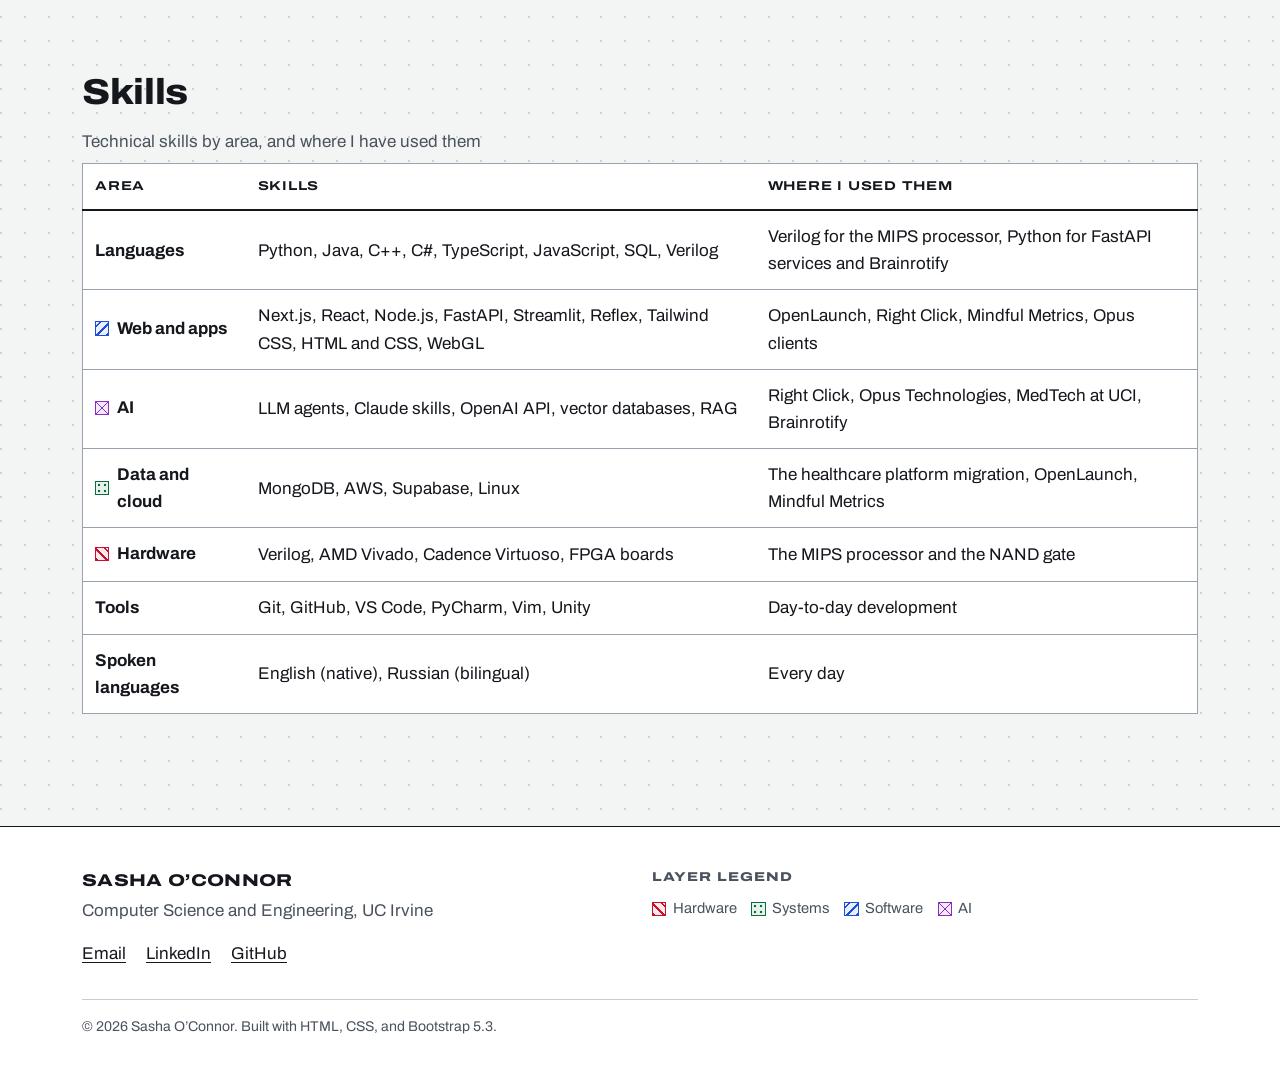
<file: experience.html>
<!doctype html>
<html lang="en">

<!--
WRITTEN BY: Sasha O'Connor
EMAIL: aleksano@uci.edu
-->

<head>
  <meta charset="utf-8">
  <meta name="viewport" content="width=device-width, initial-scale=1">
  <meta name="author" content="Sasha O'Connor">
  <meta name="description" content="Resume of Sasha O'Connor: work at Opus Technologies, Right Click, and Mindful Metrics, leadership, education at UC Irvine, and technical skills.">
  <title>Experience | Sasha O'Connor</title>
  <link rel="icon" href="images/favicon.svg" type="image/svg+xml">
  <!-- Bootstrap 5.3.3 from the jsDelivr CDN, with an integrity hash -->
  <link rel="stylesheet" href="https://cdn.jsdelivr.net/npm/bootstrap@5.3.3/dist/css/bootstrap.min.css" integrity="sha384-QWTKZyjpPEjISv5WaRU9OFeRpok6YctnYmDr5pNlyT2bRjXh0JMhjY6hW+ALEwIH" crossorigin="anonymous">
  <!-- Archivo from Google Fonts; fallbacks are in css/style.css -->
  <link rel="preconnect" href="https://fonts.googleapis.com">
  <link rel="preconnect" href="https://fonts.gstatic.com" crossorigin>
  <link rel="stylesheet" href="https://fonts.googleapis.com/css2?family=Archivo:wdth,wght@62..125,400..800&amp;display=swap">
  <!-- My styles load last so they override Bootstrap -->
  <link rel="stylesheet" href="css/style.css">
</head>

<body>
  <a class="skip-link visually-hidden-focusable" href="#main">Skip to main content</a>

  <!-- Site header: Bootstrap navbar that collapses behind a menu button below the md breakpoint -->
  <header class="site-header sticky-top">
    <nav class="navbar navbar-expand-md" aria-label="Main">
      <div class="container">
        <a class="navbar-brand" href="index.html">
          <svg class="brand-via" viewBox="0 0 20 20" aria-hidden="true"><rect x="1.5" y="1.5" width="17" height="17" fill="#ffffff" stroke="#14171c" stroke-width="2"/><path d="M1.5 1.5 18.5 18.5 M18.5 1.5 1.5 18.5" stroke="#c8102e" stroke-width="2"/></svg>
          Sasha O’Connor
        </a>
        <button class="navbar-toggler" type="button" data-bs-toggle="collapse" data-bs-target="#site-nav" aria-controls="site-nav" aria-expanded="false" aria-label="Toggle navigation">
          <span class="navbar-toggler-icon"></span>
        </button>
        <div class="collapse navbar-collapse" id="site-nav">
          <ul class="navbar-nav ms-auto">
            <li class="nav-item"><a class="nav-link" href="index.html">Home</a></li>
            <li class="nav-item"><a class="nav-link" href="projects.html">Projects</a></li>
            <li class="nav-item"><a class="nav-link active" aria-current="page" href="experience.html">Experience</a></li>
            <li class="nav-item"><a class="nav-link" href="contact.html">Contact</a></li>
          </ul>
        </div>
      </div>
    </nav>
  </header>

  <main id="main" tabindex="-1">
    <div class="container">
      <header class="page-head">
        <h1>Experience</h1>
        <!-- Only shown when printing, so the printed resume starts with my name and contact details
             (Bootstrap's d-none hides it on screen and d-print-block shows it on paper) -->
        <p class="d-none d-print-block print-contact"><strong>Sasha O’Connor</strong> · aleksano@uci.edu · linkedin.com/in/sasha-o-connor · github.com/sasha-oconnor · Irvine, CA</p>
        <p class="lede">My resume on one page. The “Print or save as PDF” button turns it into a normal printed resume.</p>
        <!-- Hidden until js/main.js connects it to window.print() -->
        <button class="btn btn-outline-primary print-btn" type="button" data-print hidden>
          <svg class="bi" viewBox="0 0 16 16" fill="currentColor" aria-hidden="true"><path d="M2.5 8a.5.5 0 1 0 0-1 .5.5 0 0 0 0 1"/><path d="M5 1a2 2 0 0 0-2 2v2H2a2 2 0 0 0-2 2v3a2 2 0 0 0 2 2h1v1a2 2 0 0 0 2 2h6a2 2 0 0 0 2-2v-1h1a2 2 0 0 0 2-2V7a2 2 0 0 0-2-2h-1V3a2 2 0 0 0-2-2zM4 3a1 1 0 0 1 1-1h6a1 1 0 0 1 1 1v2H4zm1 5a2 2 0 0 0-2 2v1H2a1 1 0 0 1-1-1V7a1 1 0 0 1 1-1h12a1 1 0 0 1 1 1v3a1 1 0 0 1-1 1h-1v-1a2 2 0 0 0-2-2zm7 2v3a1 1 0 0 1-1 1H5a1 1 0 0 1-1-1v-3a1 1 0 0 1 1-1h6a1 1 0 0 1 1 1"/></svg>
          Print or save as PDF
        </button>
      </header>

      <!-- Timeline: overlapping tracks show roles held at the same time -->
      <section class="section pt-0 timeline-section" aria-labelledby="timeline-title">
        <h2 id="timeline-title">Timeline</h2>
        <figure class="timeline">
          <ul class="timeline-rows">
            <li class="timeline-row">
              <p class="timeline-label mb-0"><strong>UC Irvine</strong> <span>B.S. student, Sep 2023 to Mar 2027</span></p>
              <div class="track" aria-hidden="true"><span class="track-bar hatch-ink span-uci"></span></div>
            </li>
            <li class="timeline-row">
              <p class="timeline-label mb-0"><strong>Opus Technologies</strong> <span>Co-founder, summer 2026 to now</span></p>
              <div class="track" aria-hidden="true"><span class="track-bar hatch-sw span-opus"></span></div>
            </li>
            <li class="timeline-row">
              <p class="timeline-label mb-0"><strong>Right Click</strong> <span>Full stack developer, May 2026 to now</span></p>
              <div class="track" aria-hidden="true"><span class="track-bar hatch-ai span-rightclick"></span></div>
            </li>
            <li class="timeline-row">
              <p class="timeline-label mb-0"><strong>MedTech at UCI</strong> <span>Internal systems, Mar 2026 to now</span></p>
              <div class="track" aria-hidden="true"><span class="track-bar hatch-sys span-medtech"></span></div>
            </li>
            <li class="timeline-row">
              <p class="timeline-label mb-0"><strong>Mindful Metrics</strong> <span>Junior software engineer, Jan 2025 to now</span></p>
              <div class="track" aria-hidden="true"><span class="track-bar hatch-sw span-mindful"></span></div>
            </li>
            <li class="timeline-row">
              <p class="timeline-label mb-0"><strong>Local SEO Guide</strong> <span>SEO intern, Apr to Oct 2022</span></p>
              <div class="track" aria-hidden="true"><span class="track-bar hatch-ink span-seo"></span></div>
            </li>
          </ul>
          <div class="timeline-axis" aria-hidden="true">
            <span class="axis-2022">2022</span>
            <span class="axis-2023">2023</span>
            <span class="axis-2024">2024</span>
            <span class="axis-2025">2025</span>
            <span class="axis-2026">2026</span>
            <span class="axis-2027">2027</span>
          </div>
          <figcaption class="timeline-note">Each column is one quarter, from spring 2022 to winter 2027. Tracks that overlap are roles I hold at the same time.</figcaption>
        </figure>
      </section>

      <!-- Work -->
      <section class="section" aria-labelledby="work-title">
        <h2 id="work-title">Work</h2>

        <article class="role" id="opus">
          <div class="row g-3">
            <div class="col-md-4">
              <h3 class="role-org">Opus Technologies</h3>
              <p class="role-title">Co-founder and software engineer</p>
              <p class="role-when">Summer 2026 to present</p>
              <p class="layer-tags">
                <span class="layer-tag"><span class="swatch hatch-sw" aria-hidden="true"></span>Software</span>
                <span class="layer-tag"><span class="swatch hatch-sys" aria-hidden="true"></span>Systems</span>
                <span class="layer-tag"><span class="swatch hatch-ai" aria-hidden="true"></span>AI</span>
              </p>
            </div>
            <div class="col-md-8">
              <ul class="role-points">
                <li>Co-founded a two-engineer B2B software company that builds workflow automation, custom CRMs, dashboards, and AI voice agents for small businesses.</li>
                <li>Healthcare client: led the platform’s migration from Supabase to AWS, covering the database, front-end hosting, DNS cutover, and testing after the migration.</li>
                <li>Norwalk-La Mirada Plumbing: built a dashboard and used AI to automate the office’s re-typing of handwritten timesheets, work orders, and invoices.</li>
                <li>TaraeQueen USA Bingsu: built the shop’s new storefront website.</li>
              </ul>
              <p class="mt-3 mb-0">Company site: <a href="https://opus-technologies.ai">opus-technologies.ai</a></p>
            </div>
          </div>
        </article>

        <article class="role" id="right-click">
          <div class="row g-3">
            <div class="col-md-4">
              <h3 class="role-org">Right Click</h3>
              <p class="role-title">Full stack developer</p>
              <p class="role-when">May 2026 to present, Irvine, CA</p>
              <p class="layer-tags">
                <span class="layer-tag"><span class="swatch hatch-ai" aria-hidden="true"></span>AI</span>
                <span class="layer-tag"><span class="swatch hatch-sw" aria-hidden="true"></span>Software</span>
              </p>
            </div>
            <div class="col-md-8">
              <ul class="role-points">
                <li>Build AI agents and custom Claude skills that automate repetitive tasks and make day-to-day work faster for technical staff.</li>
                <li>Connect LLM tools to business systems like ticketing, cloud file storage, and CRM platforms through REST APIs, so the automations can act on live company data.</li>
                <li>Develop internal React and Next.js front-ends that give staff one place to run, monitor, and manage the AI automations.</li>
              </ul>
            </div>
          </div>
        </article>

        <article class="role" id="mindful-metrics">
          <div class="row g-3">
            <div class="col-md-4">
              <h3 class="role-org">Mindful Metrics LLC</h3>
              <p class="role-title">Junior software engineer</p>
              <p class="role-when">January 2025 to present, Huntington Beach, CA</p>
              <p class="layer-tags">
                <span class="layer-tag"><span class="swatch hatch-sw" aria-hidden="true"></span>Software</span>
              </p>
            </div>
            <div class="col-md-8">
              <ul class="role-points">
                <li>Build full-stack internal and client-facing dashboards with Streamlit, React, Next.js, and MongoDB for more than five active clients.</li>
                <li>Write and maintain FastAPI services that move order data between repositories and feed live metrics to the dashboards.</li>
                <li>Develop and deploy Discord bots with FastAPI back-ends that push real-time alerts and reports to team channels.</li>
                <li>Create React and Next.js front-ends for international clients, including UI and layouts localized for Chinese audiences.</li>
              </ul>
            </div>
          </div>
        </article>

        <article class="role" id="local-seo-guide">
          <div class="row g-3">
            <div class="col-md-4">
              <h3 class="role-org">Local SEO Guide</h3>
              <p class="role-title">Search engine optimization intern</p>
              <p class="role-when">April 2022 to October 2022, Pleasanton, CA</p>
            </div>
            <div class="col-md-8">
              <ul class="role-points">
                <li>Worked on keyword research to find high-value keywords that competitors used, to help improve client website rankings.</li>
                <li>Compared client and competitor keyword use with Venn diagrams.</li>
                <li>Gave clients recommendations for improving their keyword strategy.</li>
              </ul>
            </div>
          </div>
        </article>
      </section>

      <!-- Leadership and involvement -->
      <section class="section" aria-labelledby="leadership-title">
        <h2 id="leadership-title">Leadership and involvement</h2>

        <article class="role" id="medtech">
          <div class="row g-3">
            <div class="col-md-4">
              <h3 class="role-org">MedTech at UCI</h3>
              <p class="role-title">Internal Systems Team</p>
              <p class="role-when">March 2026 to present</p>
              <p class="layer-tags">
                <span class="layer-tag"><span class="swatch hatch-sys" aria-hidden="true"></span>Systems</span>
                <span class="layer-tag"><span class="swatch hatch-ai" aria-hidden="true"></span>AI</span>
              </p>
            </div>
            <div class="col-md-8">
              <ul class="role-points">
                <li>Lead technical development of internal systems, including vector databases and retrieval-augmented generation (RAG) for processing medical data.</li>
                <li>Use AWS to manage development environments and coordinate system updates across project teams.</li>
                <li>Prototype different technical approaches for scaling the systems, as directed by faculty advisors.</li>
              </ul>
            </div>
          </div>
        </article>

        <article class="role" id="triangle">
          <div class="row g-3">
            <div class="col-md-4">
              <h3 class="role-org">Triangle Fraternity</h3>
              <p class="role-title">Associate member</p>
              <p class="role-when">March 2026 to present</p>
            </div>
            <div class="col-md-8">
              <ul class="role-points">
                <li>Part of a STEM-focused chapter of engineering and science majors that holds the highest cumulative GPA among UCI fraternities.</li>
                <li>Help other members with technical work through peer mentorship.</li>
              </ul>
            </div>
          </div>
        </article>
      </section>

      <!-- Education -->
      <section class="section" aria-labelledby="education-title">
        <h2 id="education-title">Education</h2>
        <div class="row g-4">
          <div class="col-md-4">
            <h3 class="role-org">University of California, Irvine</h3>
            <p class="role-title">B.S. in Computer Science and Engineering</p>
            <p class="role-when">September 2023 to March 2027</p>
          </div>
          <div class="col-md-8">
            <h3 class="h6 fw-bold">Relevant coursework</h3>
            <ul class="coursework">
              <li>Data Structures and Algorithms</li>
              <li>Boolean Logic and Discrete Mathematics</li>
              <li>Computer Networks</li>
              <li>Operating Systems</li>
              <li>Electronic Devices and Circuits (CMOS)</li>
              <li>Organization of Digital Computers</li>
              <li>Embedded Software</li>
              <li>Interpreters and Compilers</li>
              <li>Programming Paradigms</li>
              <li>Programming in C++</li>
              <li>Intermediate Python Programming</li>
              <li>Introduction to Artificial Intelligence</li>
              <li>Discrete-Time Signals</li>
              <li>Multivariable Calculus</li>
            </ul>
          </div>
        </div>
      </section>

      <!-- Skills: a real data table, with a caption and header cells for screen readers -->
      <section class="section" aria-labelledby="skills-title">
        <h2 id="skills-title">Skills</h2>
        <div class="table-responsive">
          <table class="table skills-table align-middle">
            <caption>Technical skills by area, and where I have used them</caption>
            <thead>
              <tr>
                <th scope="col" id="col-area">Area</th>
                <th scope="col" id="col-skills">Skills</th>
                <th scope="col" id="col-used">Where I used them</th>
              </tr>
            </thead>
            <tbody>
              <tr>
                <th scope="row" id="row-languages" headers="col-area">Languages</th>
                <td headers="col-skills row-languages">Python, Java, C++, C#, TypeScript, JavaScript, SQL, Verilog</td>
                <td headers="col-used row-languages">Verilog for the MIPS processor, Python for FastAPI services and Brainrotify</td>
              </tr>
              <tr>
                <th scope="row" id="row-web" headers="col-area"><span class="row-key"><span class="swatch hatch-sw" aria-hidden="true"></span>Web and apps</span></th>
                <td headers="col-skills row-web">Next.js, React, Node.js, FastAPI, Streamlit, Reflex, Tailwind CSS, HTML and CSS, WebGL</td>
                <td headers="col-used row-web">OpenLaunch, Right Click, Mindful Metrics, Opus clients</td>
              </tr>
              <tr>
                <th scope="row" id="row-ai" headers="col-area"><span class="row-key"><span class="swatch hatch-ai" aria-hidden="true"></span>AI</span></th>
                <td headers="col-skills row-ai">LLM agents, Claude skills, OpenAI API, vector databases, RAG</td>
                <td headers="col-used row-ai">Right Click, Opus Technologies, MedTech at UCI, Brainrotify</td>
              </tr>
              <tr>
                <th scope="row" id="row-data" headers="col-area"><span class="row-key"><span class="swatch hatch-sys" aria-hidden="true"></span>Data and cloud</span></th>
                <td headers="col-skills row-data">MongoDB, AWS, Supabase, Linux</td>
                <td headers="col-used row-data">The healthcare platform migration, OpenLaunch, Mindful Metrics</td>
              </tr>
              <tr>
                <th scope="row" id="row-hardware" headers="col-area"><span class="row-key"><span class="swatch hatch-hw" aria-hidden="true"></span>Hardware</span></th>
                <td headers="col-skills row-hardware">Verilog, AMD Vivado, Cadence Virtuoso, FPGA boards</td>
                <td headers="col-used row-hardware">The MIPS processor and the NAND gate</td>
              </tr>
              <tr>
                <th scope="row" id="row-tools" headers="col-area">Tools</th>
                <td headers="col-skills row-tools">Git, GitHub, VS Code, PyCharm, Vim, Unity</td>
                <td headers="col-used row-tools">Day-to-day development</td>
              </tr>
              <tr>
                <th scope="row" id="row-spoken" headers="col-area">Spoken languages</th>
                <td headers="col-skills row-spoken">English (native), Russian (bilingual)</td>
                <td headers="col-used row-spoken">Every day</td>
              </tr>
            </tbody>
          </table>
        </div>
      </section>
    </div>
  </main>

  <!-- Footer: contact links and the layer legend used across the site -->
  <footer class="site-footer">
    <div class="container">
      <div class="row g-4">
        <div class="col-md-6">
          <p class="footer-name">Sasha O’Connor</p>
          <p class="footer-note">Computer Science and Engineering, UC Irvine</p>
          <ul class="footer-links">
            <li><a href="mailto:aleksano@uci.edu">Email</a></li>
            <li><a href="https://www.linkedin.com/in/sasha-o-connor">LinkedIn</a></li>
            <li><a href="https://github.com/sasha-oconnor">GitHub</a></li>
          </ul>
        </div>
        <div class="col-md-6">
          <figure class="legend">
            <figcaption>Layer legend</figcaption>
            <ul class="layer-tags">
              <li class="layer-tag"><span class="swatch hatch-hw" aria-hidden="true"></span>Hardware</li>
              <li class="layer-tag"><span class="swatch hatch-sys" aria-hidden="true"></span>Systems</li>
              <li class="layer-tag"><span class="swatch hatch-sw" aria-hidden="true"></span>Software</li>
              <li class="layer-tag"><span class="swatch hatch-ai" aria-hidden="true"></span>AI</li>
            </ul>
          </figure>
        </div>
      </div>
      <p class="footer-copy">© 2026 Sasha O’Connor. Built with HTML, CSS, and Bootstrap 5.3.</p>
    </div>
  </footer>

  <!-- Bootstrap's JavaScript runs the collapsing navbar; main.js runs the print button -->
  <script src="https://cdn.jsdelivr.net/npm/bootstrap@5.3.3/dist/js/bootstrap.bundle.min.js" integrity="sha384-YvpcrYf0tY3lHB60NNkmXc5s9fDVZLESaAA55NDzOxhy9GkcIdslK1eN7N6jIeHz" crossorigin="anonymous"></script>
  <script src="js/main.js"></script>
</body>
</html>
</file>
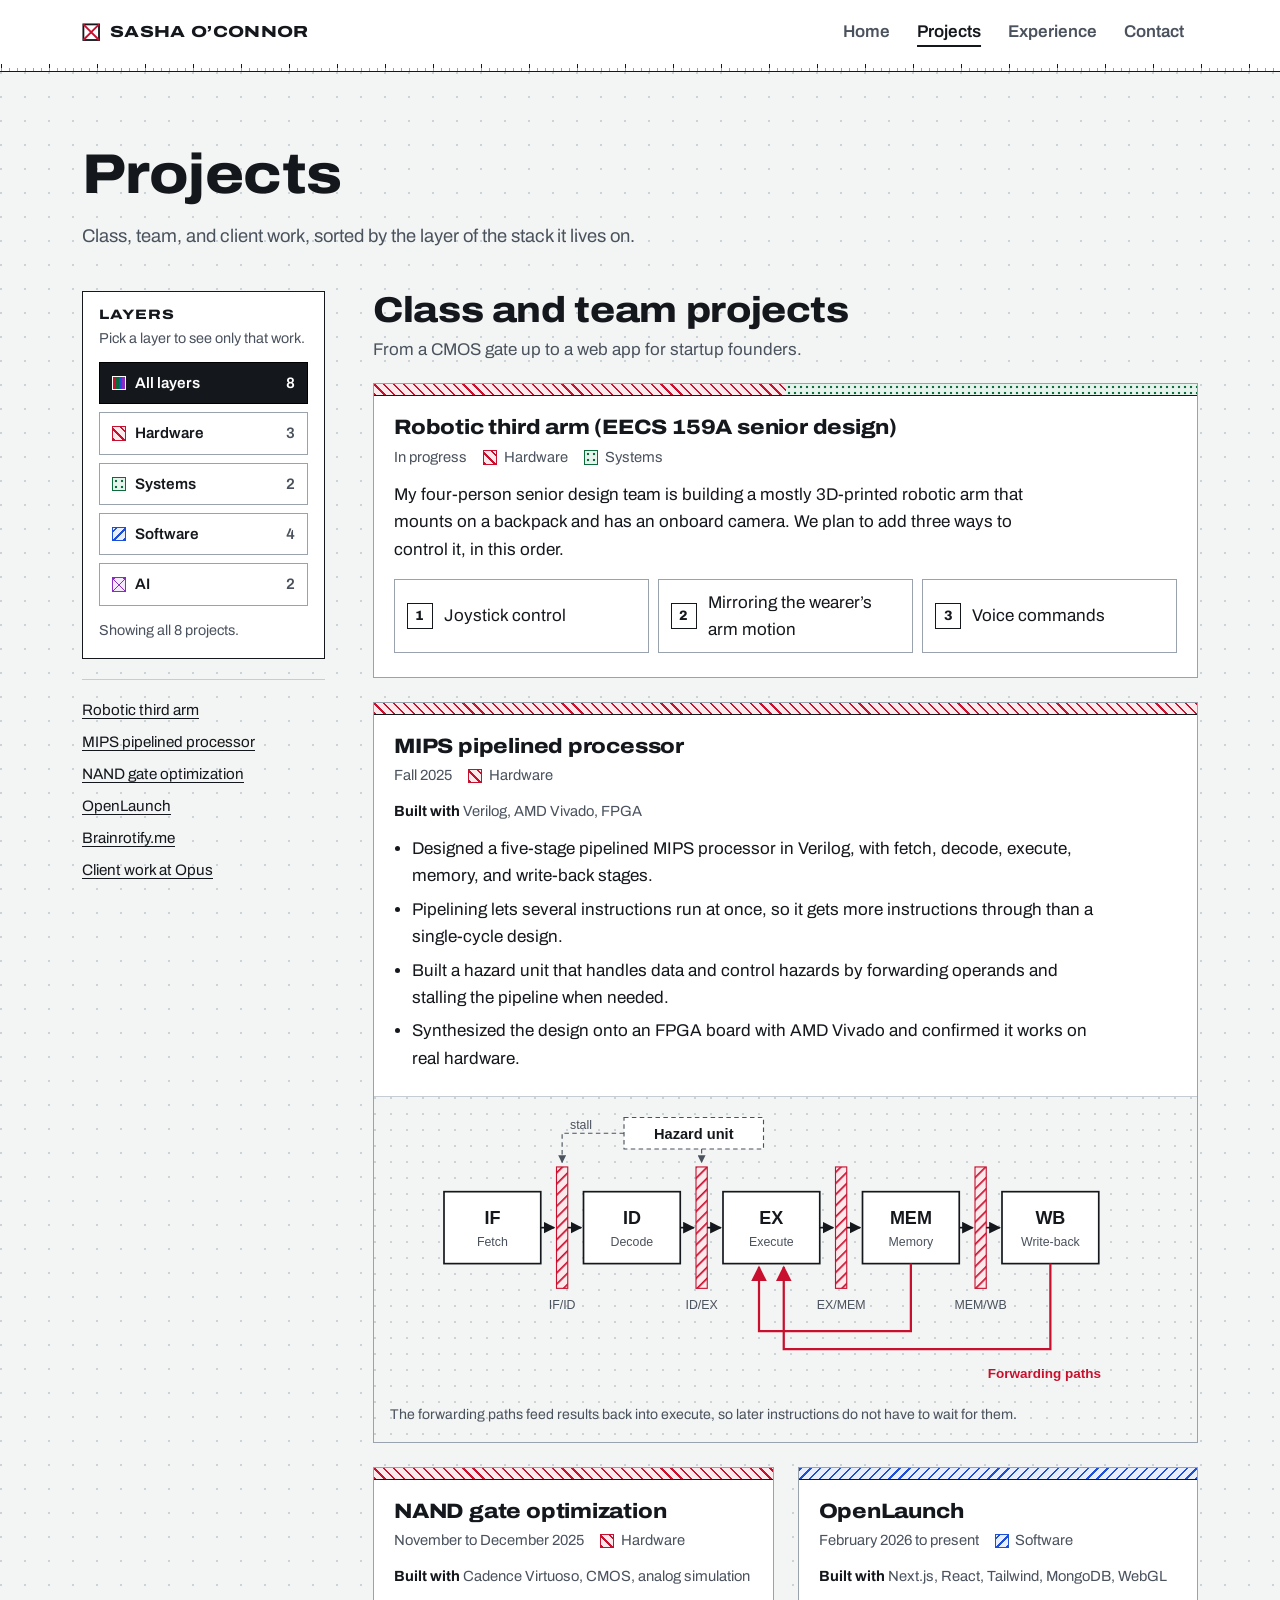
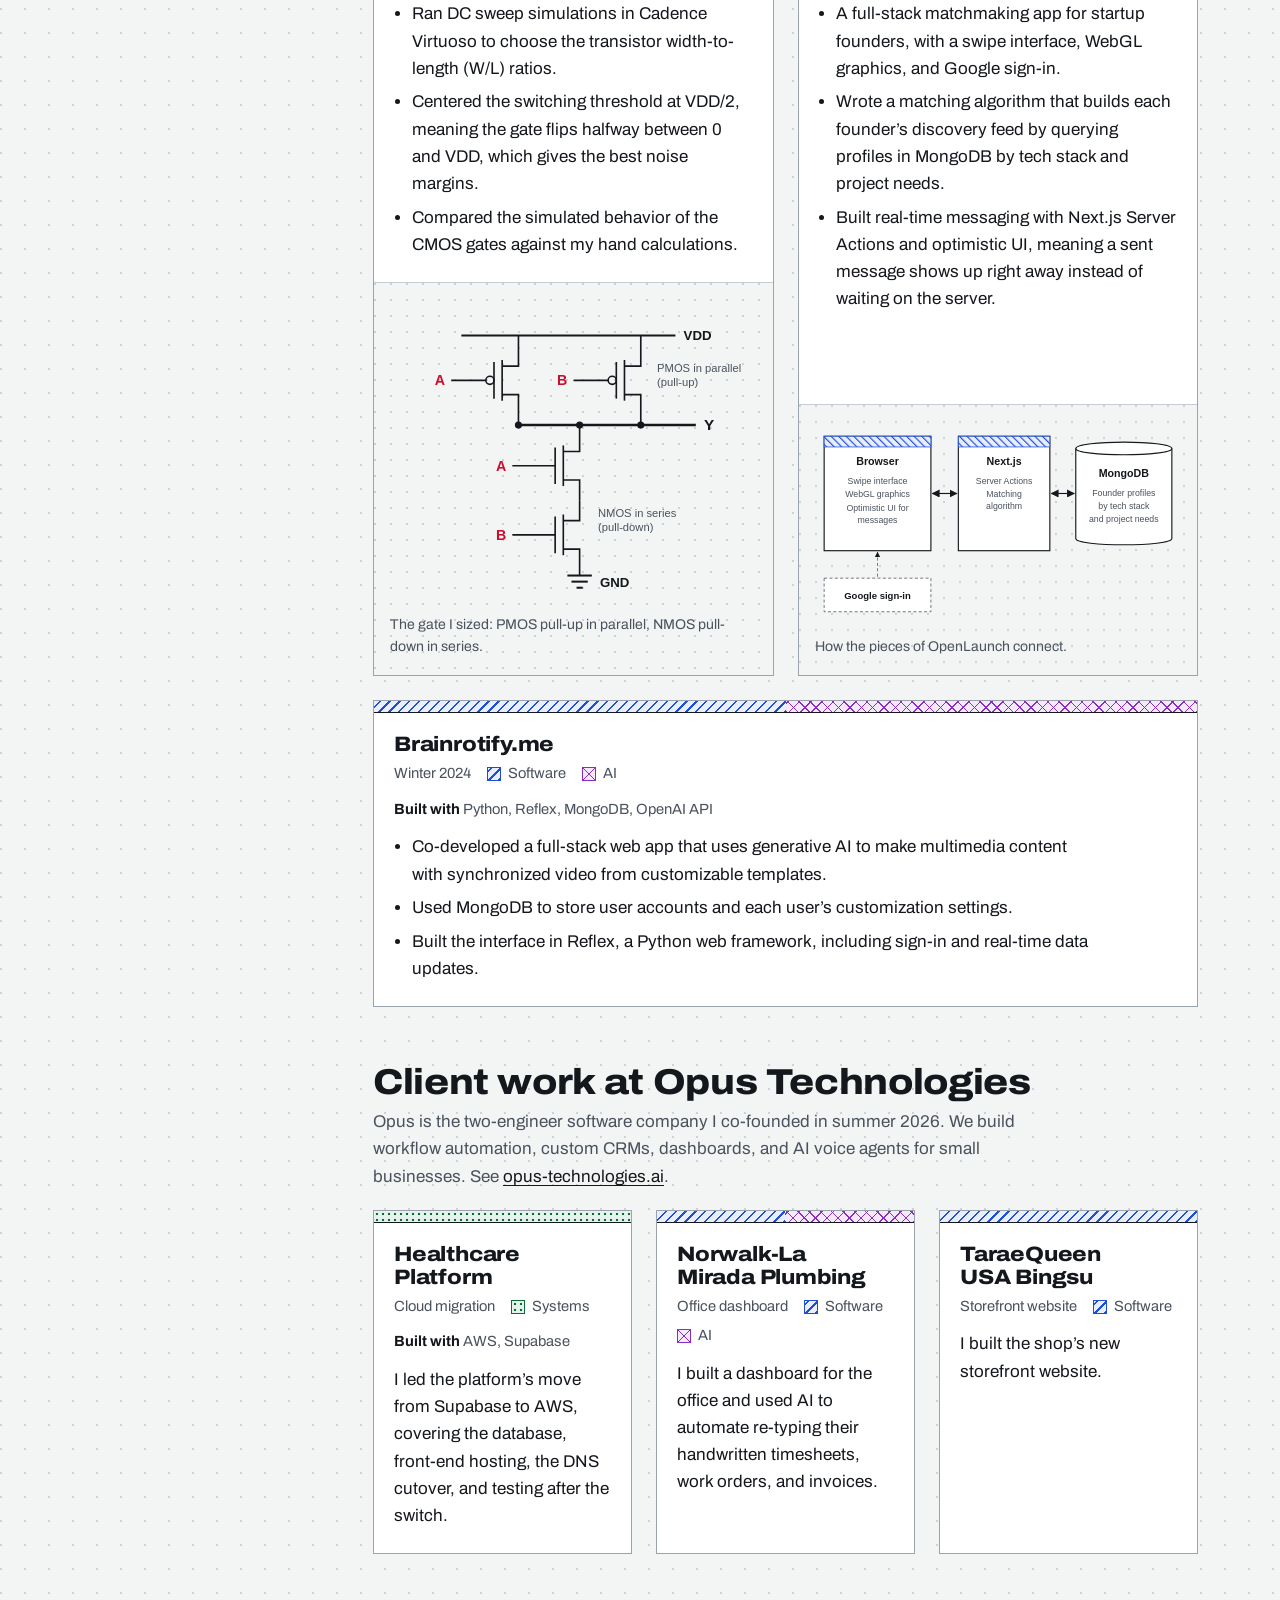
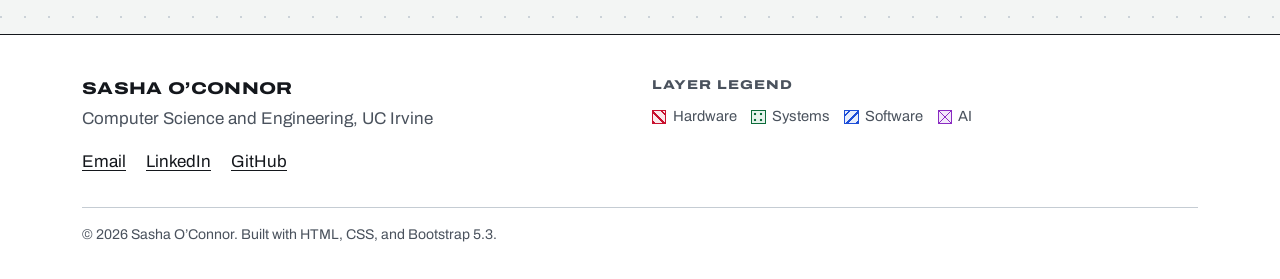
<file: projects.html>
<!doctype html>
<html lang="en">

<!--
WRITTEN BY: Sasha O'Connor
EMAIL: aleksano@uci.edu
-->

<head>
  <meta charset="utf-8">
  <meta name="viewport" content="width=device-width, initial-scale=1">
  <meta name="author" content="Sasha O'Connor">
  <meta name="description" content="Projects by Sasha O'Connor: a robotic third arm, a pipelined MIPS processor on an FPGA, a CMOS NAND gate, Next.js apps, and client work at Opus Technologies.">
  <title>Projects | Sasha O'Connor</title>
  <link rel="icon" href="images/favicon.svg" type="image/svg+xml">
  <!-- Bootstrap 5.3.3 from the jsDelivr CDN, with an integrity hash -->
  <link rel="stylesheet" href="https://cdn.jsdelivr.net/npm/bootstrap@5.3.3/dist/css/bootstrap.min.css" integrity="sha384-QWTKZyjpPEjISv5WaRU9OFeRpok6YctnYmDr5pNlyT2bRjXh0JMhjY6hW+ALEwIH" crossorigin="anonymous">
  <!-- Archivo from Google Fonts; fallbacks are in css/style.css -->
  <link rel="preconnect" href="https://fonts.googleapis.com">
  <link rel="preconnect" href="https://fonts.gstatic.com" crossorigin>
  <link rel="stylesheet" href="https://fonts.googleapis.com/css2?family=Archivo:wdth,wght@62..125,400..800&amp;display=swap">
  <!-- My styles load last so they override Bootstrap -->
  <link rel="stylesheet" href="css/style.css">
</head>

<body>
  <a class="skip-link visually-hidden-focusable" href="#main">Skip to main content</a>

  <!-- Site header: Bootstrap navbar that collapses behind a menu button below the md breakpoint -->
  <header class="site-header sticky-top">
    <nav class="navbar navbar-expand-md" aria-label="Main">
      <div class="container">
        <a class="navbar-brand" href="index.html">
          <svg class="brand-via" viewBox="0 0 20 20" aria-hidden="true"><rect x="1.5" y="1.5" width="17" height="17" fill="#ffffff" stroke="#14171c" stroke-width="2"/><path d="M1.5 1.5 18.5 18.5 M18.5 1.5 1.5 18.5" stroke="#c8102e" stroke-width="2"/></svg>
          Sasha O’Connor
        </a>
        <button class="navbar-toggler" type="button" data-bs-toggle="collapse" data-bs-target="#site-nav" aria-controls="site-nav" aria-expanded="false" aria-label="Toggle navigation">
          <span class="navbar-toggler-icon"></span>
        </button>
        <div class="collapse navbar-collapse" id="site-nav">
          <ul class="navbar-nav ms-auto">
            <li class="nav-item"><a class="nav-link" href="index.html">Home</a></li>
            <li class="nav-item"><a class="nav-link active" aria-current="page" href="projects.html">Projects</a></li>
            <li class="nav-item"><a class="nav-link" href="experience.html">Experience</a></li>
            <li class="nav-item"><a class="nav-link" href="contact.html">Contact</a></li>
          </ul>
        </div>
      </div>
    </nav>
  </header>

  <main id="main" tabindex="-1">
    <div class="container">
      <header class="page-head">
        <h1>Projects</h1>
        <p class="lede">Class, team, and client work, sorted by the layer of the stack it lives on.</p>
      </header>

      <div class="row g-4 g-lg-5 pb-5">

        <!-- Sidebar: the layer filter and a jump list. On phones it sits above the projects. -->
        <div class="col-lg-3">
          <div class="sidebar">
            <!-- Hidden until js/main.js turns the buttons on, so nothing here is broken without JavaScript -->
            <aside class="layer-palette" aria-labelledby="palette-title" hidden>
              <h2 class="palette-title" id="palette-title">Layers</h2>
              <p class="palette-hint">Pick a layer to see only that work.</p>
              <div class="palette-buttons">
                <button class="layer-btn" type="button" data-layer="all" aria-pressed="true"><span class="swatch swatch-all" aria-hidden="true"></span>All layers <span class="count" data-count="all"></span></button>
                <button class="layer-btn" type="button" data-layer="hardware" aria-pressed="false"><span class="swatch hatch-hw" aria-hidden="true"></span>Hardware <span class="count" data-count="hardware"></span></button>
                <button class="layer-btn" type="button" data-layer="systems" aria-pressed="false"><span class="swatch hatch-sys" aria-hidden="true"></span>Systems <span class="count" data-count="systems"></span></button>
                <button class="layer-btn" type="button" data-layer="software" aria-pressed="false"><span class="swatch hatch-sw" aria-hidden="true"></span>Software <span class="count" data-count="software"></span></button>
                <button class="layer-btn" type="button" data-layer="ai" aria-pressed="false"><span class="swatch hatch-ai" aria-hidden="true"></span>AI <span class="count" data-count="ai"></span></button>
              </div>
              <p class="palette-status" aria-live="polite"></p>
            </aside>

            <!-- Jump list, only on large screens where the sidebar has room -->
            <nav class="jump-list d-none d-lg-block" aria-label="Projects on this page">
              <ul>
                <li><a href="#third-arm">Robotic third arm</a></li>
                <li><a href="#mips">MIPS pipelined processor</a></li>
                <li><a href="#nand">NAND gate optimization</a></li>
                <li><a href="#openlaunch">OpenLaunch</a></li>
                <li><a href="#brainrotify">Brainrotify.me</a></li>
                <li><a href="#opus-work">Client work at Opus</a></li>
              </ul>
            </nav>
          </div>
        </div>

        <div class="col-lg-9">

          <!-- Group 1: class and team projects -->
          <section class="cell-group" aria-labelledby="group-school">
            <div class="group-head">
              <h2 id="group-school">Class and team projects</h2>
              <p>From a CMOS gate up to a web app for startup founders.</p>
            </div>
            <div class="row g-4">

              <div class="col-12 project" id="third-arm" data-layers="hardware systems">
                <article class="cell">
                  <div class="cell-strip" aria-hidden="true"><span class="hatch-hw"></span><span class="hatch-sys"></span></div>
                  <div class="cell-body">
                    <h3 class="cell-title">Robotic third arm (EECS 159A senior design)</h3>
                    <p class="cell-meta">
                      <span class="cell-when">In progress</span>
                      <span class="layer-tag"><span class="swatch hatch-hw" aria-hidden="true"></span>Hardware</span>
                      <span class="layer-tag"><span class="swatch hatch-sys" aria-hidden="true"></span>Systems</span>
                    </p>
                    <p>My four-person senior design team is building a mostly 3D-printed robotic arm that mounts on a backpack and has an onboard camera. We plan to add three ways to control it, in this order.</p>
                    <ol class="phases">
                      <li>Joystick control</li>
                      <li>Mirroring the wearer’s arm motion</li>
                      <li>Voice commands</li>
                    </ol>
                  </div>
                </article>
              </div>

              <div class="col-12 project" id="mips" data-layers="hardware">
                <article class="cell">
                  <div class="cell-strip" aria-hidden="true"><span class="hatch-hw"></span></div>
                  <div class="cell-body">
                    <h3 class="cell-title">MIPS pipelined processor</h3>
                    <p class="cell-meta">
                      <span class="cell-when">Fall 2025</span>
                      <span class="layer-tag"><span class="swatch hatch-hw" aria-hidden="true"></span>Hardware</span>
                    </p>
                    <p class="cell-tools"><strong>Built with</strong> Verilog, AMD Vivado, FPGA</p>
                    <ul class="cell-points">
                      <li>Designed a five-stage pipelined MIPS processor in Verilog, with fetch, decode, execute, memory, and write-back stages.</li>
                      <li>Pipelining lets several instructions run at once, so it gets more instructions through than a single-cycle design.</li>
                      <li>Built a hazard unit that handles data and control hazards by forwarding operands and stalling the pipeline when needed.</li>
                      <li>Synthesized the design onto an FPGA board with AMD Vivado and confirmed it works on real hardware.</li>
                    </ul>
                  </div>
                  <figure class="cell-figure">
                    <div class="diagram-scroller">
                      <img class="diagram-wide" src="images/mips-pipeline.svg" width="640" height="250" alt="Diagram of the five pipeline stages, fetch, decode, execute, memory, and write-back, separated by pipeline registers. Forwarding paths run from the memory and write-back stages back into execute, and a hazard unit can stall the pipeline.">
                    </div>
                    <p class="diagram-hint d-md-none">Swipe sideways to see the whole diagram.</p>
                    <figcaption>The forwarding paths feed results back into execute, so later instructions do not have to wait for them.</figcaption>
                  </figure>
                </article>
              </div>

              <div class="col-md-6 project" id="nand" data-layers="hardware">
                <article class="cell">
                  <div class="cell-strip" aria-hidden="true"><span class="hatch-hw"></span></div>
                  <div class="cell-body">
                    <h3 class="cell-title">NAND gate optimization</h3>
                    <p class="cell-meta">
                      <span class="cell-when">November to December 2025</span>
                      <span class="layer-tag"><span class="swatch hatch-hw" aria-hidden="true"></span>Hardware</span>
                    </p>
                    <p class="cell-tools"><strong>Built with</strong> Cadence Virtuoso, CMOS, analog simulation</p>
                    <ul class="cell-points">
                      <li>Ran DC sweep simulations in Cadence Virtuoso to choose the transistor width-to-length (W/L) ratios.</li>
                      <li>Centered the switching threshold at VDD/2, meaning the gate flips halfway between 0 and VDD, which gives the best noise margins.</li>
                      <li>Compared the simulated behavior of the CMOS gates against my hand calculations.</li>
                    </ul>
                  </div>
                  <figure class="cell-figure">
                    <img src="images/nand-gate.svg" width="360" height="300" alt="Schematic of a CMOS NAND gate. Two PMOS transistors in parallel connect VDD to the output Y, and two NMOS transistors in series connect Y to ground. Inputs A and B each drive one PMOS and one NMOS transistor.">
                    <figcaption>The gate I sized: PMOS pull-up in parallel, NMOS pull-down in series.</figcaption>
                  </figure>
                </article>
              </div>

              <div class="col-md-6 project" id="openlaunch" data-layers="software">
                <article class="cell">
                  <div class="cell-strip" aria-hidden="true"><span class="hatch-sw"></span></div>
                  <div class="cell-body">
                    <h3 class="cell-title">OpenLaunch</h3>
                    <p class="cell-meta">
                      <span class="cell-when">February 2026 to present</span>
                      <span class="layer-tag"><span class="swatch hatch-sw" aria-hidden="true"></span>Software</span>
                    </p>
                    <p class="cell-tools"><strong>Built with</strong> Next.js, React, Tailwind, MongoDB, WebGL</p>
                    <ul class="cell-points">
                      <li>A full-stack matchmaking app for startup founders, with a swipe interface, WebGL graphics, and Google sign-in.</li>
                      <li>Wrote a matching algorithm that builds each founder’s discovery feed by querying profiles in MongoDB by tech stack and project needs.</li>
                      <li>Built real-time messaging with Next.js Server Actions and optimistic UI, meaning a sent message shows up right away instead of waiting on the server.</li>
                    </ul>
                  </div>
                  <figure class="cell-figure">
                    <div class="diagram-scroller">
                      <img class="diagram-wide" src="images/openlaunch-architecture.svg" width="480" height="270" alt="Architecture diagram: the browser runs the swipe interface, WebGL graphics, and optimistic UI for messages, and signs in with Google. It talks to Next.js Server Actions and the matching algorithm, which query founder profiles in MongoDB by tech stack and project needs.">
                    </div>
                    <p class="diagram-hint d-md-none">Swipe sideways to see the whole diagram.</p>
                    <figcaption>How the pieces of OpenLaunch connect.</figcaption>
                  </figure>
                </article>
              </div>

              <div class="col-12 project" id="brainrotify" data-layers="software ai">
                <article class="cell">
                  <div class="cell-strip" aria-hidden="true"><span class="hatch-sw"></span><span class="hatch-ai"></span></div>
                  <div class="cell-body">
                    <h3 class="cell-title">Brainrotify.me</h3>
                    <p class="cell-meta">
                      <span class="cell-when">Winter 2024</span>
                      <span class="layer-tag"><span class="swatch hatch-sw" aria-hidden="true"></span>Software</span>
                      <span class="layer-tag"><span class="swatch hatch-ai" aria-hidden="true"></span>AI</span>
                    </p>
                    <p class="cell-tools"><strong>Built with</strong> Python, Reflex, MongoDB, OpenAI API</p>
                    <ul class="cell-points">
                      <li>Co-developed a full-stack web app that uses generative AI to make multimedia content with synchronized video from customizable templates.</li>
                      <li>Used MongoDB to store user accounts and each user’s customization settings.</li>
                      <li>Built the interface in Reflex, a Python web framework, including sign-in and real-time data updates.</li>
                    </ul>
                  </div>
                </article>
              </div>

            </div>
          </section>

          <!-- Group 2: client work through my company -->
          <section class="cell-group" id="opus-work" aria-labelledby="group-opus">
            <div class="group-head">
              <h2 id="group-opus">Client work at Opus Technologies</h2>
              <p>Opus is the two-engineer software company I co-founded in summer 2026. We build workflow automation, custom CRMs, dashboards, and AI voice agents for small businesses. See <a href="https://opus-technologies.ai">opus-technologies.ai</a>.</p>
            </div>
            <div class="row g-4">

              <div class="col-md-6 col-xl-4 project" id="healthcare" data-layers="systems">
                <article class="cell">
                  <div class="cell-strip" aria-hidden="true"><span class="hatch-sys"></span></div>
                  <div class="cell-body">
                    <h3 class="cell-title">Healthcare Platform</h3>
                    <p class="cell-meta">
                      <span class="cell-when">Cloud migration</span>
                      <span class="layer-tag"><span class="swatch hatch-sys" aria-hidden="true"></span>Systems</span>
                    </p>
                    <p class="cell-tools"><strong>Built with</strong> AWS, Supabase</p>
                    <p class="mb-0">I led the platform’s move from Supabase to AWS, covering the database, front-end hosting, the DNS cutover, and testing after the switch.</p>
                  </div>
                </article>
              </div>

              <div class="col-md-6 col-xl-4 project" id="plumbing" data-layers="software ai">
                <article class="cell">
                  <div class="cell-strip" aria-hidden="true"><span class="hatch-sw"></span><span class="hatch-ai"></span></div>
                  <div class="cell-body">
                    <h3 class="cell-title">Norwalk-La Mirada Plumbing</h3>
                    <p class="cell-meta">
                      <span class="cell-when">Office dashboard</span>
                      <span class="layer-tag"><span class="swatch hatch-sw" aria-hidden="true"></span>Software</span>
                      <span class="layer-tag"><span class="swatch hatch-ai" aria-hidden="true"></span>AI</span>
                    </p>
                    <p class="mb-0">I built a dashboard for the office and used AI to automate re-typing their handwritten timesheets, work orders, and invoices.</p>
                  </div>
                </article>
              </div>

              <div class="col-md-6 col-xl-4 project" id="bingsu" data-layers="software">
                <article class="cell">
                  <div class="cell-strip" aria-hidden="true"><span class="hatch-sw"></span></div>
                  <div class="cell-body">
                    <h3 class="cell-title">TaraeQueen USA Bingsu</h3>
                    <p class="cell-meta">
                      <span class="cell-when">Storefront website</span>
                      <span class="layer-tag"><span class="swatch hatch-sw" aria-hidden="true"></span>Software</span>
                    </p>
                    <p class="mb-0">I built the shop’s new storefront website.</p>
                  </div>
                </article>
              </div>

            </div>
          </section>

        </div>
      </div>
    </div>
  </main>

  <!-- Footer: contact links and the layer legend used across the site -->
  <footer class="site-footer">
    <div class="container">
      <div class="row g-4">
        <div class="col-md-6">
          <p class="footer-name">Sasha O’Connor</p>
          <p class="footer-note">Computer Science and Engineering, UC Irvine</p>
          <ul class="footer-links">
            <li><a href="mailto:aleksano@uci.edu">Email</a></li>
            <li><a href="https://www.linkedin.com/in/sasha-o-connor">LinkedIn</a></li>
            <li><a href="https://github.com/sasha-oconnor">GitHub</a></li>
          </ul>
        </div>
        <div class="col-md-6">
          <figure class="legend">
            <figcaption>Layer legend</figcaption>
            <ul class="layer-tags">
              <li class="layer-tag"><span class="swatch hatch-hw" aria-hidden="true"></span>Hardware</li>
              <li class="layer-tag"><span class="swatch hatch-sys" aria-hidden="true"></span>Systems</li>
              <li class="layer-tag"><span class="swatch hatch-sw" aria-hidden="true"></span>Software</li>
              <li class="layer-tag"><span class="swatch hatch-ai" aria-hidden="true"></span>AI</li>
            </ul>
          </figure>
        </div>
      </div>
      <p class="footer-copy">© 2026 Sasha O’Connor. Built with HTML, CSS, and Bootstrap 5.3.</p>
    </div>
  </footer>

  <!-- Bootstrap's JavaScript runs the collapsing navbar; main.js runs the layer filter -->
  <script src="https://cdn.jsdelivr.net/npm/bootstrap@5.3.3/dist/js/bootstrap.bundle.min.js" integrity="sha384-YvpcrYf0tY3lHB60NNkmXc5s9fDVZLESaAA55NDzOxhy9GkcIdslK1eN7N6jIeHz" crossorigin="anonymous"></script>
  <script src="js/main.js"></script>
</body>
</html>
</file>
<file: css/style.css>
/* Sasha O'Connor portfolio, custom styles on top of Bootstrap 5.3.3. */

/* ---------- Colors and Bootstrap variables ---------- */
:root {
  --paper: #f3f5f4;
  --sheet: #ffffff;
  --ink: #14171c;
  --ink-soft: #4a525d;
  --rule: #c5ccd3;
  --rule-strong: #9aa3ad;
  --hw: #c8102e;
  --sys: #0b6b3a;
  --sw: #1d4ed8;
  --ai: #8a2bc2;
  --hw-tint: #fbe9ec;
  --sys-tint: #e6f3ec;
  --sw-tint: #e8eefc;
  --ai-tint: #f3e9fa;
  --header-height: 4.25rem;

  /* Bootstrap reads these, so changing them re-themes its components */
  --bs-body-font-family: "Archivo", "Helvetica Neue", Arial, sans-serif;
  --bs-body-font-size: 1.0625rem;
  --bs-body-line-height: 1.6;
  --bs-body-color: #14171c;
  --bs-body-color-rgb: 20, 23, 28;
  --bs-body-bg: #f3f5f4;
  --bs-body-bg-rgb: 243, 245, 244;
  --bs-emphasis-color: #14171c;
  --bs-secondary-color: #4a525d;
  --bs-border-color: #c5ccd3;
  --bs-link-color: #14171c;
  --bs-link-color-rgb: 20, 23, 28;
  --bs-link-hover-color: #14171c;
  --bs-link-hover-color-rgb: 20, 23, 28;
  /* Square corners everywhere (only the round headshot is different) */
  --bs-border-radius: 0;
  --bs-border-radius-sm: 0;
  --bs-border-radius-lg: 0;
  --bs-border-radius-xl: 0;
  --bs-border-radius-xxl: 0;
}

/* ---------- Base page ---------- */
body {
  color: var(--ink);
  background-color: var(--paper);
  background-image: radial-gradient(circle at 1px 1px, #cbd2d8 1px, transparent 1.5px);
  background-size: 24px 24px;
  font-family: "Archivo", "Helvetica Neue", Arial, sans-serif;
}

h1, h2, h3, h4 {
  color: var(--ink);
  font-weight: 800;
  font-stretch: semi-expanded;
  letter-spacing: -0.01em;
  line-height: 1.1;
  text-wrap: balance;
}

h1 { font-size: clamp(2.25rem, 1.6rem + 3vw, 3.5rem); margin-bottom: 1rem; }
h2 { font-size: clamp(1.6rem, 1.25rem + 1.5vw, 2.25rem); margin-bottom: 1rem; }
h3 { font-size: 1.25rem; margin-bottom: 0.5rem; }
p { max-width: 65ch; }
a { text-underline-offset: 0.18em; text-decoration-thickness: 1px; }
a:hover { text-decoration-thickness: 2px; }

/* Focus ring for keyboard users */
a:focus-visible, button:focus-visible, .btn:focus-visible,
input:focus-visible, textarea:focus-visible, .navbar-toggler:focus-visible {
  outline: 3px solid var(--sw);
  outline-offset: 3px;
  box-shadow: none;
}

main [id] { scroll-margin-top: calc(var(--header-height) + 1rem); }
::selection { color: var(--sheet); background-color: var(--sw); }

.skip-link:focus {
  position: fixed;
  top: 0.75rem;
  left: 0.75rem;
  z-index: 2000;
  padding: 0.6rem 1rem;
  color: var(--sheet);
  background-color: var(--ink);
  font-weight: 700;
}

.lede { font-size: 1.15rem; color: var(--ink-soft); }

/* Small wide-caps labels used across the site */
.stack-name, .facts dt, .palette-title, .contact-label, .legend figcaption {
  font-weight: 800;
  font-stretch: expanded;
  letter-spacing: 0.08em;
  text-transform: uppercase;
}

.facts dt, .contact-label, .legend figcaption { font-size: 0.8rem; color: var(--ink-soft); }

/* Lists that are styled as plain blocks */
.stack-layers, .now-list, .phases, .timeline-rows, .jump-list ul,
.coursework, .contact-links, .footer-links, .layer-tags {
  margin: 0;
  padding: 0;
  list-style: none;
}

/* ---------- Header ---------- */
.site-header { background-color: var(--sheet); border-bottom: 1px solid var(--ink); }

/* Ruler under the header, lined up with the dot grid */
.site-header::after {
  content: "";
  display: block;
  height: 7px;
  background-image:
    repeating-linear-gradient(90deg, #9aa3ad 0, #9aa3ad 1px, transparent 1px, transparent 8px),
    repeating-linear-gradient(90deg, #14171c 0, #14171c 1px, transparent 1px, transparent 48px);
  background-size: 100% 3px, 100% 7px;
  background-position: 1px bottom, 1px bottom;
  background-repeat: no-repeat;
}

.navbar {
  --bs-navbar-padding-y: 0.65rem;
  --bs-navbar-color: #4a525d;
  --bs-navbar-hover-color: #14171c;
  --bs-navbar-active-color: #14171c;
  --bs-navbar-brand-color: #14171c;
  --bs-navbar-brand-hover-color: #14171c;
  --bs-navbar-toggler-border-color: #14171c;
  --bs-navbar-toggler-border-radius: 0;
  --bs-navbar-toggler-focus-width: 0;
  --bs-navbar-nav-link-padding-x: 0.85rem;
}

.navbar-brand {
  display: inline-flex;
  align-items: center;
  gap: 0.6rem;
  font-weight: 800;
  font-stretch: expanded;
  font-size: 1rem;
  letter-spacing: 0.02em;
  text-transform: uppercase;
}

.brand-via { width: 1.15rem; height: 1.15rem; flex: 0 0 auto; }
.navbar-nav .nav-link { font-weight: 600; text-decoration: none; }

.navbar-nav .nav-link.active {
  text-decoration: underline;
  text-decoration-thickness: 2px;
  text-underline-offset: 0.45em;
}

.navbar-toggler { padding: 0.35rem 0.55rem; }
.navbar-collapse .nav-item + .nav-item { border-top: 1px solid var(--rule); }

/* ---------- Buttons ---------- */
.btn {
  --bs-btn-padding-x: 1.15rem;
  --bs-btn-padding-y: 0.6rem;
  --bs-btn-font-weight: 700;
  --bs-btn-border-radius: 0;
  display: inline-flex;
  align-items: center;
  gap: 0.5rem;
}

.btn-primary {
  --bs-btn-color: #ffffff;
  --bs-btn-bg: #14171c;
  --bs-btn-border-color: #14171c;
  --bs-btn-hover-color: #ffffff;
  --bs-btn-hover-bg: #000000;
  --bs-btn-hover-border-color: #000000;
  --bs-btn-active-color: #ffffff;
  --bs-btn-active-bg: #000000;
  --bs-btn-active-border-color: #000000;
}

.btn-outline-primary {
  --bs-btn-color: #14171c;
  --bs-btn-bg: #ffffff;
  --bs-btn-border-color: #14171c;
  --bs-btn-hover-color: #ffffff;
  --bs-btn-hover-bg: #14171c;
  --bs-btn-hover-border-color: #14171c;
  --bs-btn-active-color: #ffffff;
  --bs-btn-active-bg: #14171c;
  --bs-btn-active-border-color: #14171c;
}

.btn .bi { width: 1rem; height: 1rem; flex: 0 0 auto; }

/* ---------- Layer hatch patterns and swatches ---------- */
/* Each pattern paints with currentColor, so the color comes from `color` */
.hatch-hw, .hatch-sys, .hatch-sw, .hatch-ai, .hatch-ink { border: 1px solid currentColor; }

.hatch-hw {
  color: var(--hw);
  background-color: var(--hw-tint);
  background-image: repeating-linear-gradient(45deg, currentColor 0, currentColor 1.5px, transparent 1.5px, transparent 7px);
}

.hatch-sys {
  color: var(--sys);
  background-color: var(--sys-tint);
  background-image: radial-gradient(circle, currentColor 1.2px, transparent 1.6px);
  background-size: 6px 6px;
}

.hatch-sw {
  color: var(--sw);
  background-color: var(--sw-tint);
  background-image: repeating-linear-gradient(-45deg, currentColor 0, currentColor 1.5px, transparent 1.5px, transparent 7px);
}

/* Second hardware pattern, so two hardware layers can sit next to each other */
.hatch-hw-fine {
  background-image: repeating-linear-gradient(0deg, currentColor 0, currentColor 1.5px, transparent 1.5px, transparent 6px);
}

/* Neutral pattern for things that are not a layer, like school */
.hatch-ink {
  color: var(--ink-soft);
  background-color: #eceff1;
  background-image: repeating-linear-gradient(90deg, currentColor 0, currentColor 1px, transparent 1px, transparent 5px);
}

.hatch-ai {
  color: var(--ai);
  background-color: var(--ai-tint);
  background-image:
    repeating-linear-gradient(45deg, currentColor 0, currentColor 1px, transparent 1px, transparent 8px),
    repeating-linear-gradient(-45deg, currentColor 0, currentColor 1px, transparent 1px, transparent 8px);
}

.swatch { display: inline-block; width: 0.9rem; height: 0.9rem; flex: 0 0 auto; vertical-align: -0.1em; }
.layer-tag { display: inline-flex; align-items: center; gap: 0.4rem; white-space: nowrap; }
.layer-tags { display: flex; flex-wrap: wrap; gap: 0.35rem 0.9rem; font-size: 0.92rem; color: var(--ink-soft); }

/* ---------- Page sections ---------- */
.section { padding: 3.5rem 0; }
.section + .section { border-top: 1px solid var(--rule); }
.section-head { margin-bottom: 1.75rem; }
.section-head p { color: var(--ink-soft); margin-bottom: 0; }
.page-head { padding: 3rem 0 2rem; }
.page-head .lede { margin-bottom: 0; }

/* ---------- Home: hero ---------- */
.hero { padding: 2.5rem 0 3rem; }
.hero-id { display: flex; align-items: center; gap: 1rem; }

/* Headshot framed like a round bond pad */
.headshot {
  width: 112px;
  height: 112px;
  padding: 5px;
  border: 1px solid var(--ink);
  background-color: var(--sheet);
  object-fit: cover;
}

.hero-id-text { margin: 0; font-size: 0.95rem; color: var(--ink-soft); line-height: 1.45; }
.hero-id-text strong { display: block; color: var(--ink); }

/* Sized so O'CONNOR always fits its column (bigger steps are in the media queries) */
.display-name {
  margin: 1.5rem 0 1.25rem;
  font-size: clamp(2.25rem, 12.5vw, 4.25rem);
  font-weight: 800;
  font-stretch: expanded;
  line-height: 0.92;
  letter-spacing: -0.015em;
  text-transform: uppercase;
}

.hero-lede {
  max-width: 24ch;
  margin-bottom: 1rem;
  font-size: clamp(1.3rem, 1.05rem + 1vw, 1.7rem);
  font-weight: 700;
  font-stretch: semi-expanded;
  line-height: 1.25;
}

.hero-meta { max-width: 46ch; color: var(--ink-soft); }
.hero-actions { display: flex; flex-wrap: wrap; gap: 0.75rem; margin-top: 1.75rem; }

/* ---------- Home: layer stack ---------- */
.stack { margin: 0; }
.stack-layer { position: relative; }
.stack-layer + .stack-layer { margin-top: 16px; }

/* Two "vias" (squares with an X) in the gap above every layer but the first */
.stack-layer + .stack-layer::before,
.stack-layer + .stack-layer::after {
  content: "";
  position: absolute;
  top: -13px;
  width: 10px;
  height: 10px;
  border: 1px solid var(--ink);
  background-color: var(--sheet);
  background-image:
    linear-gradient(45deg, transparent 44%, #14171c 44%, #14171c 56%, transparent 56%),
    linear-gradient(-45deg, transparent 44%, #14171c 44%, #14171c 56%, transparent 56%);
}

.stack-layer + .stack-layer::before { left: 9%; }
.stack-layer + .stack-layer::after { left: 22%; }

.stack-link {
  display: grid;
  grid-template-columns: 30% 1fr;
  min-height: 4.25rem;
  color: var(--ink);
  text-decoration: none;
  background-color: var(--sheet);
  border: 1px solid var(--rule-strong);
}

.stack-link:hover { color: var(--ink); border-color: var(--ink); }
.stack-fill { display: block; border-width: 0 1px 0 0; }

.stack-text {
  display: flex;
  flex-direction: column;
  justify-content: center;
  gap: 0.15rem;
  padding: 0.6rem 2.25rem 0.6rem 0.9rem;
  position: relative;
}

.stack-name { font-size: 0.78rem; }
.stack-detail { font-size: 0.98rem; line-height: 1.35; }

.stack-arrow {
  position: absolute;
  right: 0.85rem;
  top: 50%;
  width: 1rem;
  height: 1rem;
  margin-top: -0.5rem;
  color: var(--ink);
  opacity: 0.35;
  transition: transform 0.25s ease-out, opacity 0.25s ease-out;
}

.stack-link:hover .stack-arrow, .stack-link:focus-visible .stack-arrow { opacity: 1; transform: translateX(3px); }

.stack-name-hw { color: var(--hw); }
.stack-name-sys { color: var(--sys); }
.stack-name-sw { color: var(--sw); }
.stack-name-ai { color: var(--ai); }
.stack-caption { margin-top: 1rem; font-size: 0.92rem; color: var(--ink-soft); }

/* On load the hatched fills wipe in from the bottom layer up */
@keyframes deposit {
  from { clip-path: inset(0 100% 0 0); }
  to { clip-path: inset(0 0 0 0); }
}

.stack-fill { animation: deposit 0.7s cubic-bezier(0.16, 1, 0.3, 1) both; }
.stack-layer:nth-child(5) .stack-fill { animation-delay: 0.1s; }
.stack-layer:nth-child(4) .stack-fill { animation-delay: 0.22s; }
.stack-layer:nth-child(3) .stack-fill { animation-delay: 0.34s; }
.stack-layer:nth-child(2) .stack-fill { animation-delay: 0.46s; }
.stack-layer:nth-child(1) .stack-fill { animation-delay: 0.58s; }

/* ---------- Home: "Right now" list ---------- */
.now-list { background-color: var(--sheet); border: 1px solid var(--rule-strong); }
.now-row { display: grid; gap: 0.2rem; padding: 1rem 1.1rem; }
.now-row + .now-row { border-top: 1px solid var(--rule); }
.now-org { font-weight: 800; font-stretch: semi-expanded; }
.now-role, .now-since { color: var(--ink-soft); }
.now-since { font-variant-numeric: tabular-nums; }

/* ---------- Project cells (Home and Projects) ---------- */
.cell {
  display: flex;
  flex-direction: column;
  height: 100%;
  background-color: var(--sheet);
  border: 1px solid var(--rule-strong);
}

/* Striped band on top showing which layers the project touches */
.cell-strip { display: flex; height: 12px; border-bottom: 1px solid var(--ink); }
.cell-strip > span { flex: 1 1 0; border: 0; }
.cell-body { padding: 1.25rem 1.25rem 1.5rem; }
.cell-title { font-size: 1.3rem; margin-bottom: 0.4rem; }

.cell-meta {
  display: flex;
  flex-wrap: wrap;
  align-items: center;
  gap: 0.35rem 1rem;
  margin-bottom: 0.75rem;
  font-size: 0.92rem;
  color: var(--ink-soft);
}

.cell-when { font-variant-numeric: tabular-nums; }
.cell-tools { margin-bottom: 0.75rem; font-size: 0.92rem; color: var(--ink-soft); }
.cell-tools strong { color: var(--ink); font-weight: 700; }
.cell-points { max-width: 70ch; margin-bottom: 0; padding-left: 1.1rem; }
.cell-points > li + li { margin-top: 0.4rem; }
.cell-more { display: inline-flex; align-items: center; gap: 0.4rem; margin-top: 1rem; font-weight: 700; }
.cell-more .bi { width: 0.95rem; height: 0.95rem; }

/* Diagrams sit on a patch of grid paper and stop growing at 720px */
.cell-figure {
  margin: auto 0 0;
  padding: 1rem;
  border-top: 1px solid var(--rule);
  background-color: var(--paper);
  background-image: radial-gradient(circle at 1px 1px, #cbd2d8 1px, transparent 1.5px);
  background-size: 16px 16px;
}

.cell-figure img { display: block; width: 100%; max-width: 720px; height: auto; margin: 0 auto; }
.diagram-scroller { overflow-x: auto; }
.diagram-hint { margin: 0.5rem 0 0; font-size: 0.85rem; color: var(--ink-soft); }
.cell-figure figcaption { margin-top: 0.6rem; font-size: 0.88rem; color: var(--ink-soft); }

/* Numbered phases for the robotic arm */
.phases { display: grid; gap: 0.6rem; margin-top: 1rem; counter-reset: phase; }

.phases > li {
  display: flex;
  align-items: center;
  gap: 0.7rem;
  padding: 0.55rem 0.75rem;
  border: 1px solid var(--rule-strong);
  background-color: var(--sheet);
  counter-increment: phase;
}

.phases > li::before {
  content: counter(phase);
  display: inline-flex;
  align-items: center;
  justify-content: center;
  width: 1.6rem;
  height: 1.6rem;
  flex: 0 0 auto;
  border: 1px solid var(--ink);
  font-weight: 800;
  font-size: 0.85rem;
}

/* ---------- Home: About ---------- */
.facts { display: grid; gap: 0; margin: 1.5rem 0; background-color: var(--sheet); border: 1px solid var(--rule-strong); }
.facts > div { display: grid; gap: 0.15rem; padding: 0.8rem 1rem; }
.facts > div + div { border-top: 1px solid var(--rule); }
.facts dd { margin: 0; }

.pullquote {
  margin: 1.5rem 0 0;
  padding-top: 1rem;
  border-top: 2px solid var(--ink);
  font-size: clamp(1.4rem, 1.1rem + 1.2vw, 2rem);
  font-weight: 800;
  font-stretch: semi-expanded;
  line-height: 1.15;
}

/* ---------- Projects: layer filter sidebar ---------- */
.layer-palette { padding: 1rem; background-color: var(--sheet); border: 1px solid var(--ink); }
.palette-title { margin-bottom: 0.25rem; font-size: 0.85rem; }
.palette-hint { margin-bottom: 0.75rem; font-size: 0.9rem; color: var(--ink-soft); }
.palette-buttons { display: flex; flex-wrap: wrap; gap: 0.5rem; }

.layer-btn {
  display: inline-flex;
  align-items: center;
  gap: 0.55rem;
  padding: 0.5rem 0.75rem;
  color: var(--ink);
  background-color: var(--sheet);
  border: 1px solid var(--rule-strong);
  font: inherit;
  font-size: 0.95rem;
  font-weight: 600;
  text-align: left;
  cursor: pointer;
}

.layer-btn:hover { border-color: var(--ink); }
/* The chosen layer is filled with ink */
.layer-btn[aria-pressed="true"] { color: var(--sheet); background-color: var(--ink); border-color: #000000; }
.layer-btn[aria-pressed="true"] .count { color: var(--sheet); }

.swatch-all {
  border: 1px solid currentColor;
  background-image: linear-gradient(90deg, #c8102e 0, #c8102e 25%, #0b6b3a 25%, #0b6b3a 50%, #1d4ed8 50%, #1d4ed8 75%, #8a2bc2 75%);
}

.count { margin-left: auto; padding-left: 0.5rem; font-variant-numeric: tabular-nums; color: var(--ink-soft); }
.palette-status { margin: 0.85rem 0 0; font-size: 0.9rem; color: var(--ink-soft); }
.jump-list { margin-top: 1.25rem; padding-top: 1rem; border-top: 1px solid var(--rule); }
.jump-list li + li { margin-top: 0.3rem; }
.jump-list a { font-size: 0.95rem; }
.cell-group + .cell-group { margin-top: 3.5rem; }
.group-head { margin-bottom: 1.25rem; }
.group-head h2 { margin-bottom: 0.35rem; }
.group-head p { margin-bottom: 0; color: var(--ink-soft); }

/* ---------- Experience page ---------- */
.print-btn { margin-top: 1.25rem; }

/* Timeline: one grid column per quarter from Apr 2022 to Mar 2027, so roles
   that overlap show up as parallel tracks */
.timeline { margin: 0; padding: 1.25rem; background-color: var(--sheet); border: 1px solid var(--rule-strong); }
.timeline-row { display: grid; gap: 0.3rem; padding: 0.55rem 0; }
.timeline-row + .timeline-row { border-top: 1px dashed var(--rule); }
.timeline-label { font-size: 0.92rem; line-height: 1.3; }
.timeline-label strong { font-weight: 700; }
.timeline-label span { color: var(--ink-soft); }
.track, .timeline-axis { display: grid; grid-template-columns: repeat(20, 1fr); }

/* Darker line at each new year, fainter line every quarter */
.track {
  height: 16px;
  background-image:
    linear-gradient(90deg, #c5ccd3 0, #c5ccd3 1px, transparent 1px),
    linear-gradient(90deg, #e3e7ea 0, #e3e7ea 1px, transparent 1px);
  background-size: 20% 100%, 5% 100%;
  background-position: 18.75% 0, 0 0;
}

.track-bar { display: block; height: 100%; }
.span-seo { grid-column: 1 / 4; }
.span-uci { grid-column: 6 / 21; }
.span-mindful { grid-column: 12 / 20; }
.span-medtech { grid-column: 16 / 20; }
.span-rightclick { grid-column: 17 / 20; }
.span-opus { grid-column: 18 / 20; }

.timeline-axis {
  margin-top: 0.5rem;
  padding-top: 0.4rem;
  border-top: 1px solid var(--ink);
  font-size: 0.8rem;
  color: var(--ink-soft);
  font-variant-numeric: tabular-nums;
}

.axis-2022 { grid-column: 1 / 4; }
.axis-2023 { grid-column: 4 / 8; }
.axis-2024 { grid-column: 8 / 12; }
.axis-2025 { grid-column: 12 / 16; }
.axis-2026 { grid-column: 16 / 20; }
.axis-2027 { grid-column: 20 / 21; }
.timeline-note { margin: 0.75rem 0 0; font-size: 0.88rem; color: var(--ink-soft); }

.role { padding: 1.5rem 0; }
.role + .role { border-top: 1px solid var(--rule); }
.role-org { margin-bottom: 0.2rem; }
.role-title { margin-bottom: 0.2rem; font-weight: 600; }
.role-when { margin-bottom: 0.6rem; color: var(--ink-soft); font-variant-numeric: tabular-nums; }
.role-points { margin-bottom: 0; padding-left: 1.1rem; }
.role-points > li + li { margin-top: 0.4rem; }

/* Skills table (Bootstrap .table, re-themed) */
.skills-table {
  --bs-table-bg: #ffffff;
  --bs-table-color: #14171c;
  --bs-table-border-color: #c5ccd3;
  margin-bottom: 0;
  border: 1px solid var(--rule-strong);
}

.skills-table caption { caption-side: top; padding-top: 0; color: var(--ink-soft); }

.skills-table thead th {
  border-bottom: 2px solid var(--ink);
  font-size: 0.8rem;
  font-stretch: expanded;
  letter-spacing: 0.06em;
  text-transform: uppercase;
}

.skills-table th[scope="row"] { min-width: 9rem; font-weight: 700; }
.skills-table td, .skills-table th { padding: 0.75rem; }
.row-key { display: inline-flex; align-items: center; gap: 0.5rem; }

.coursework { columns: 1; column-gap: 2rem; }
.coursework li { padding: 0.4rem 0; border-bottom: 1px solid var(--rule); break-inside: avoid; }

/* ---------- Contact page ---------- */
.contact-links { background-color: var(--sheet); border: 1px solid var(--rule-strong); }
.contact-links li { display: flex; align-items: center; gap: 0.9rem; padding: 1rem 1.1rem; }
.contact-links li + li { border-top: 1px solid var(--rule); }

.contact-icon {
  display: inline-flex;
  align-items: center;
  justify-content: center;
  width: 2.5rem;
  height: 2.5rem;
  flex: 0 0 auto;
  border: 1px solid var(--ink);
}

.contact-icon .bi { width: 1.1rem; height: 1.1rem; }
.contact-text { display: flex; flex-direction: column; min-width: 0; }
.contact-text a, .contact-text span { overflow-wrap: anywhere; }
.copy-btn { margin-top: 1rem; }
.copy-status { min-height: 1.6em; margin: 0.5rem 0 0; font-size: 0.92rem; color: var(--ink-soft); }
.contact-form { padding: 1.5rem; background-color: var(--sheet); border: 1px solid var(--ink); }
.contact-form .form-label { font-weight: 700; }
/* Field borders are darker than cell outlines so they reach 3:1 contrast */
.contact-form .form-control { border: 1px solid #7d8590; border-radius: 0; background-color: var(--sheet); }
.contact-form .form-control:focus { border-color: var(--sw); box-shadow: none; }
.form-note { margin: 0.75rem 0 0; font-size: 0.9rem; color: var(--ink-soft); }

/* ---------- Footer ---------- */
.site-footer { margin-top: 2rem; padding: 2.5rem 0 2rem; background-color: var(--sheet); border-top: 1px solid var(--ink); }

.footer-name {
  margin-bottom: 0.15rem;
  font-weight: 800;
  font-stretch: expanded;
  text-transform: uppercase;
  letter-spacing: 0.02em;
}

.footer-note { color: var(--ink-soft); }
.footer-links { display: flex; flex-wrap: wrap; gap: 0.5rem 1.25rem; }
.legend { margin: 0; }
.legend figcaption { margin-bottom: 0.6rem; }

.footer-copy {
  max-width: none;
  margin: 2rem 0 0;
  padding-top: 1rem;
  border-top: 1px solid var(--rule);
  font-size: 0.88rem;
  color: var(--ink-soft);
}

/* ---------- Responsive breakpoints ---------- */

/* Phones: the skills table turns into stacked blocks, wide diagrams scroll */
@media (max-width: 575.98px) {
  .skills-table, .skills-table caption, .skills-table tbody,
  .skills-table tr, .skills-table th, .skills-table td { display: block; }

  .skills-table thead {
    position: absolute;
    width: 1px;
    height: 1px;
    overflow: hidden;
    clip-path: inset(50%);
    white-space: nowrap;
  }

  .skills-table tr { padding: 0.75rem; background-color: var(--sheet); border-bottom: 1px solid var(--rule); }
  .skills-table th[scope="row"], .skills-table td { min-width: 0; padding: 0.1rem 0; border: 0; }
  .skills-table td:last-child { font-size: 0.92rem; color: var(--ink-soft); }
  .skills-table td:last-child::before { content: "Used in: "; font-weight: 700; color: var(--ink); }
}

@media (max-width: 767.98px) {
  .cell-figure img.diagram-wide { min-width: 560px; }
}

@media (min-width: 576px) {
  .stack-link { grid-template-columns: 34% 1fr; min-height: 4.75rem; }
  .facts > div { grid-template-columns: 11rem 1fr; gap: 1rem; align-items: baseline; }
  .coursework { columns: 2; }
}

@media (min-width: 768px) {
  .navbar-collapse .nav-item + .nav-item { border-top: 0; }
  .now-row { grid-template-columns: 1.1fr 1.4fr 0.9fr 1.2fr; align-items: center; gap: 1rem; }
  .phases { grid-template-columns: repeat(3, 1fr); }
  .timeline-row { grid-template-columns: 14rem 1fr; align-items: center; gap: 1rem; }
  .timeline-axis { margin-left: 15rem; }
}

@media (min-width: 992px) {
  .section { padding: 5rem 0; }
  .page-head { padding: 4.5rem 0 2.5rem; }
  .hero { padding: 4.5rem 0; }
  .headshot { width: 136px; height: 136px; }
  .display-name { font-size: 3.875rem; }
  .sidebar { position: sticky; top: calc(var(--header-height) + 1.25rem); }
  .palette-buttons { flex-direction: column; }
  .layer-btn { width: 100%; }
  .coursework { columns: 3; }
}

@media (min-width: 1200px) {
  .display-name { font-size: 4.625rem; }
}

@media (min-width: 1400px) {
  .display-name { font-size: 5.25rem; }
}

/* No animation for people who ask their system for reduced motion */
@media (prefers-reduced-motion: reduce) {
  .stack-fill { animation: none; }
  .stack-arrow { transition: none; }
}

/* ---------- Print (the Experience page prints like a resume) ---------- */
@media print {
  @page { margin: 1.4cm; }
  body { color: #000000; background: none; font-size: 10.5pt; }

  .site-header, .site-footer, .skip-link, .print-btn, .timeline-section,
  .page-head .lede, .role .layer-tags, .hero-actions { display: none; }

  h1 { font-size: 22pt; margin-bottom: 0.15cm; }
  h2 { font-size: 14pt; margin-bottom: 0.15cm; }
  h3 { font-size: 11.5pt; }
  .print-contact { max-width: none; margin-bottom: 0; font-size: 10pt; }
  .page-head { padding-top: 0; padding-bottom: 0.2cm; }
  .section { padding-top: 0.25cm; padding-bottom: 0.25cm; }
  .role { padding: 0.15cm 0; break-inside: avoid; }
  .role-points > li + li { margin-top: 0.05cm; }
  .coursework li { padding: 0.05cm 0; }
  /* Keep the two-column resume layout on the narrower paper */
  main .col-md-4 { flex: 0 0 auto; width: 30%; }
  main .col-md-8 { flex: 0 0 auto; width: 70%; }
  .skills-table { break-inside: avoid; }
  /* Printed links show where they go */
  main a[href^="http"]::after { content: " (" attr(href) ")"; font-size: 0.85em; color: #333333; }
}
</file>
